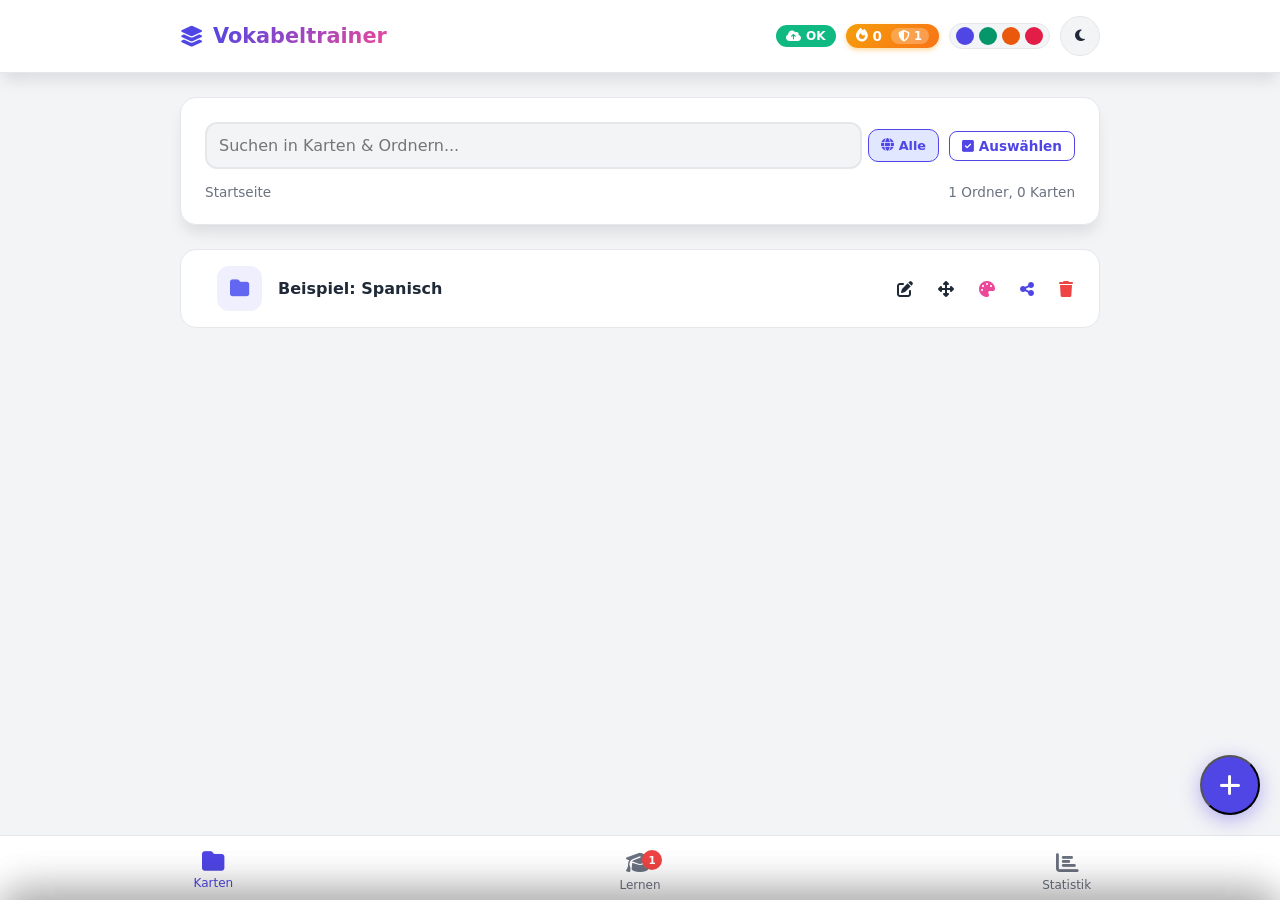
<file: index.html>
<!DOCTYPE html>
<html lang="de">
<head>
    <meta charset="UTF-8">
    <meta name="viewport" content="width=device-width, initial-scale=1.0, viewport-fit=cover">
    <meta name="description" content="Vokabeltrainer Ultra Edition - Intelligente Lernkarten mit Leitner-System">
    <meta name="theme-color" content="#4f46e5">
    <meta name="mobile-web-app-capable" content="yes">
    <meta name="apple-mobile-web-app-status-bar-style" content="black-translucent">
    <title>Vokabeltrainer Ultra Edition</title>
    <link rel="manifest" href="manifest.json">
    <link rel="stylesheet" href="https://cdnjs.cloudflare.com/ajax/libs/font-awesome/6.4.0/css/all.min.css">
    <link rel="stylesheet" href="style.css">
</head>

<body data-theme="light">
    <canvas id="confettiCanvas"></canvas>

    <!-- Notification Toast -->
    <div class="notification-toast" id="notificationToast"></div>

    <header>
        <div class="container header-content">
            <div class="logo">
                <i class="fas fa-layer-group"></i> <span>Vokabeltrainer</span>
            </div>
            <div class="header-actions">
                <div class="backup-badge" id="backupBadge" title="Backup-Status">
                    <i class="fas fa-cloud-upload-alt"></i> <span id="backupStatus">OK</span>
                </div>
                <div class="streak-badge" id="streakBadge" title="Lern-Serie: 1x pro Tag lernen. Das Schild ist dein Streak-Freeze – er rettet die Serie einmalig bei einem Pausentag.">
                    <i class="fas fa-fire"></i> <span id="streakCount">0</span><span class="freeze-badge" id="freezeCount" title="Streak-Freeze: rettet die Serie bei 1 Pausentag"><i class="fas fa-shield-alt"></i>&nbsp;1</span>
                </div>
                <div class="accent-picker" id="accentPicker" title="Akzentfarbe wählen">
                    <button class="accent-dot" data-accent="indigo" style="--dot:#4f46e5" onclick="setAccent('indigo')" aria-label="Indigo"></button>
                    <button class="accent-dot" data-accent="emerald" style="--dot:#059669" onclick="setAccent('emerald')" aria-label="Smaragd"></button>
                    <button class="accent-dot" data-accent="sunny" style="--dot:#ea580c" onclick="setAccent('sunny')" aria-label="Sonnig"></button>
                    <button class="accent-dot" data-accent="rose" style="--dot:#e11d48" onclick="setAccent('rose')" aria-label="Rosé"></button>
                </div>
                <button class="btn-secondary btn-icon" onclick="toggleTheme()" aria-label="Theme wechseln">
                    <i class="fas fa-moon" id="themeIcon"></i>
                </button>
            </div>
        </div>
    </header>

    <div class="container">

        <!-- MANAGE VIEW -->
        <div id="manageContent" class="content-area active">
            <div class="card">
                <div class="toolbar-row">
                    <div class="search-input-wrapper" style="flex:1; display:flex; gap:6px; align-items:center; min-width:0;">
                        <input type="text" id="searchBox" class="form-control" placeholder="Suchen in Karten & Ordnern..." style="flex:1; min-width:120px;">
                        <button id="btnSearchScope" class="btn-secondary btn-search-scope active" type="button" onclick="toggleSearchScope()" title="Suchbereich: Alle Ordner (klicken für aktuellen Ordner)">
                            <i class="fas fa-globe"></i> <span id="searchScopeText">Alle</span>
                        </button>
                    </div>
                    <button id="btnSelectMode" class="btn-select" onclick="toggleSelectMode()">
                        <i class="fas fa-check-square"></i> Auswählen
                    </button>
                </div>
                <div id="breadcrumbContainer" style="margin-top: 10px; display: flex; gap: 5px; font-size: 0.9rem; color: var(--primary);"></div>
                <div style="display: flex; justify-content: space-between; margin-top: 5px; font-size: 0.85rem; color: var(--text-muted);">
                    <span id="currentFolderTitle">Startseite</span>
                    <span id="folderStats">0 Elemente</span>
                </div>
            </div>

            <ul id="itemList" class="item-list"></ul>
            <div id="emptyState" class="empty-state hidden">
                <i class="fas fa-box-open empty-state-icon"></i>
                <p>Hier ist es noch leer.</p>
            </div>

            <!-- FAB Menu (Create) -->
            <div class="fab-menu" id="fabMenu">
                <div class="fab-row"><span class="fab-label">Import</span><button class="fab-btn-small" style="background: #f59e0b" onclick="document.getElementById('fabMenu').classList.remove('active'); showModal('importModal')"><i class="fas fa-file-import"></i></button></div>
                <div class="fab-row"><span class="fab-label">Neue Karte</span><button class="fab-btn-small" style="background: #10b981" onclick="document.getElementById('fabMenu').classList.remove('active'); openNewCardModal()"><i class="fas fa-plus"></i></button></div>
                <div class="fab-row"><span class="fab-label">Neuer Ordner</span><button class="fab-btn-small" style="background: #ec4899" onclick="document.getElementById('fabMenu').classList.remove('active'); showModal('folderModal')"><i class="fas fa-folder-plus"></i></button></div>
            </div>
            
            <!-- Standard FAB Button -->
            <button class="btn-float" id="mainFab" onclick="handleFabClick()">
                <i class="fas fa-plus" id="fabIcon"></i>
            </button>

            <!-- Selection Actions Wrapper (Move & Delete) -->
            <div class="selection-actions-wrapper" id="selectionActions">
                <button class="btn-float-sm btn-trash" onclick="bulkDeleteSelected()">
                    <i class="fas fa-trash"></i>
                </button>
                <button class="btn-float-sm btn-move" onclick="openMoveSheet()">
                    <i class="fas fa-arrows-alt"></i>
                </button>
            </div>
        </div>

        <!-- LEARN SETUP -->
        <div id="learnContent" class="content-area">
            <div class="card">
                <h2>Lern-Cockpit</h2>
                <p class="section-subtitle">Konfiguriere deine Sitzung.</p>

                <div class="preset-row" role="group" aria-label="Lern-Presets">
                    <button class="preset-btn" type="button" onclick="applyLearnPreset('quick')">⚡ 5-Min-Quick</button>
                    <button class="preset-btn" type="button" onclick="applyLearnPreset('due')">📥 Fällige weg</button>
                    <button class="preset-btn" type="button" onclick="applyLearnPreset('exam')">🎯 Prüfung</button>
                </div>

                <div class="learn-meta" id="learnMeta">
                    <span id="learnDueInfo">– fällig</span>
                    <strong id="learnTimeInfo"></strong>
                </div>

                <div class="goal-row">
                    <div class="goal-top">
                        <label for="dailyGoalNumber" style="font-size:0.85rem; font-weight:600;">Tagesziel:</label>
                        <input type="number" id="dailyGoalNumber" class="goal-number" min="5" max="50" step="1" value="10" aria-label="Tagesziel eintippen">
                        <span id="goalProgressText" style="font-size:0.8rem; color:var(--text-muted); margin-left:auto;">0/10</span>
                    </div>
                    <div class="goal-slider-wrap">
                        <input type="range" id="dailyGoalInput" class="goal-slider" min="5" max="50" step="1" value="10" aria-label="Tagesziel mit Regler wählen">
                    </div>
                    <div class="goal-progress" aria-hidden="true"><div class="goal-progress-fill" id="goalProgressFill"></div></div>
                </div>

                <div class="form-group">
                    <label class="form-label" for="learnSource">Quelle</label>
                    <select id="learnSource" class="form-control"></select>
                </div>

                <div class="form-group">
                    <label class="form-label" for="learnStrategy">Strategie</label>
                    <select id="learnStrategy" class="form-control">
                        <option value="leitner">Smart (Leitner System)</option>
                        <option value="due">Nur fällige Karten (Intervall)</option>
                        <option value="random">Zufällige Auswahl (10 Stk.)</option>
                        <option value="hardest">Die Schwierigsten zuerst</option>
                        <option value="all">Alle Karten durchgehen</option>
                    </select>
                </div>

                <div class="form-group">
                    <label class="form-label" for="learnMethod">Modus</label>
                    <select id="learnMethod" class="form-control">
                        <option value="flip">Karteikarte (Umdrehen)</option>
                        <option value="type">Schreiben (Eintippen)</option>
                        <option value="mc">Multiple Choice (Auswahl)</option>
                    </select>
                </div>

                <div class="form-group spacing-lg">
                    <label class="form-label" id="directionLabel">Richtung</label>
                    <div class="btn-group" role="group" aria-labelledby="directionLabel">
                        <button class="btn btn-outline active" id="btnMix" onclick="setDirection('mixed')">Mix</button>
                        <button class="btn btn-outline" id="btnFront" onclick="setDirection('front')">V - R</button>
                        <button class="btn btn-outline" id="btnBack" onclick="setDirection('back')">R - V</button>
                    </div>
                </div>

                <button class="btn btn-primary" onclick="startSession()">Session Starten</button>
            </div>
        </div>

        <!-- STATS VIEW -->
        <div id="statsContent" class="content-area">
            <div class="card">
                <div class="toolbar-row" style="align-items: flex-end;">
                    <div>
                        <h2>Dein Fortschritt</h2>
                        <p style="color: var(--text-muted); font-size: 0.9rem; margin-top: -5px;">Verteilung nach Leitner-Boxen</p>
                    </div>
                    <div style="flex: 1; max-width: 200px;">
                        <label style="font-size: 0.75rem; font-weight: bold; color: var(--text-muted); display: block; margin-bottom: 4px;">Filter:</label>
                        <select id="statsScope" class="form-control">
                        </select>
                    </div>
                </div>

                <!-- Summary Box -->
                <div class="stats-summary">
                    <div class="stats-big-number" id="statsTotal">0</div>
                    <div class="stats-label">Karten in dieser Ansicht</div>
                    <div class="stats-sub" id="statsMastered">0% gemeistert</div>
                </div>

                <!-- Performance Grid -->
                <div class="performance-grid">
                    <div class="perf-card">
                        <div class="perf-icon"><i class="fas fa-stopwatch"></i></div>
                        <div class="perf-value" id="perfLastSession">--:--</div>
                        <div class="perf-desc">Letzte Session</div>
                    </div>
                    <div class="perf-card">
                        <div class="perf-icon"><i class="fas fa-chart-line"></i></div>
                        <div class="perf-value" id="perfAvgTime">--s</div>
                        <div class="perf-desc">Durchschnitt / Karte</div>
                    </div>
                    <div class="perf-card">
                        <div class="perf-icon"><i class="fas fa-hourglass-half"></i></div>
                        <div class="perf-value" id="perfTimeToMaster">--</div>
                        <div class="perf-desc">Zeit bis Meisterschaft</div>
                    </div>
                    <div class="perf-card">
                        <div class="perf-icon"><i class="fas fa-fire"></i></div>
                        <div class="perf-value" id="perfMasteredToday">0</div>
                        <div class="perf-desc">Heute gemeistert</div>
                    </div>
                </div>

                <!-- Mobile-friendly Box Chart - Redesign -->
                <div class="box-chart-redesign">
                    <div class="box-row" data-box="1">
                        <div class="box-header">
                            <div class="box-icon" style="--box-color: var(--box-1)">
                                <span class="box-number">1</span>
                            </div>
                            <div class="box-details">
                                <div class="box-name">Box 1 <span class="box-interval">• 1 Tag</span></div>
                                <div class="box-progress-container">
                                    <div class="box-progress-fill" style="width: 0%; background: var(--box-1)"></div>
                                </div>
                            </div>
                            <div class="box-stat">
                                <span class="box-value" data-count="0">0</span>
                                <span class="box-unit">Karten</span>
                            </div>
                        </div>
                    </div>
                    <div class="box-row" data-box="2">
                        <div class="box-header">
                            <div class="box-icon" style="--box-color: var(--box-2)">
                                <span class="box-number">2</span>
                            </div>
                            <div class="box-details">
                                <div class="box-name">Box 2 <span class="box-interval">• 3 Tage</span></div>
                                <div class="box-progress-container">
                                    <div class="box-progress-fill" style="width: 0%; background: var(--box-2)"></div>
                                </div>
                            </div>
                            <div class="box-stat">
                                <span class="box-value" data-count="0">0</span>
                                <span class="box-unit">Karten</span>
                            </div>
                        </div>
                    </div>
                    <div class="box-row" data-box="3">
                        <div class="box-header">
                            <div class="box-icon" style="--box-color: var(--box-3)">
                                <span class="box-number">3</span>
                            </div>
                            <div class="box-details">
                                <div class="box-name">Box 3 <span class="box-interval">• 7 Tage</span></div>
                                <div class="box-progress-container">
                                    <div class="box-progress-fill" style="width: 0%; background: var(--box-3)"></div>
                                </div>
                            </div>
                            <div class="box-stat">
                                <span class="box-value" data-count="0">0</span>
                                <span class="box-unit">Karten</span>
                            </div>
                        </div>
                    </div>
                    <div class="box-row" data-box="4">
                        <div class="box-header">
                            <div class="box-icon" style="--box-color: var(--box-4)">
                                <span class="box-number">4</span>
                            </div>
                            <div class="box-details">
                                <div class="box-name">Box 4 <span class="box-interval">• 14 Tage</span></div>
                                <div class="box-progress-container">
                                    <div class="box-progress-fill" style="width: 0%; background: var(--box-4)"></div>
                                </div>
                            </div>
                            <div class="box-stat">
                                <span class="box-value" data-count="0">0</span>
                                <span class="box-unit">Karten</span>
                            </div>
                        </div>
                    </div>
                    <div class="box-row" data-box="5">
                        <div class="box-header">
                            <div class="box-icon" style="--box-color: var(--box-5)">
                                <span class="box-number">5</span>
                            </div>
                            <div class="box-details">
                                <div class="box-name">Box 5 <span class="box-interval">• Meister</span></div>
                                <div class="box-progress-container">
                                    <div class="box-progress-fill" style="width: 0%; background: var(--box-5)"></div>
                                </div>
                            </div>
                            <div class="box-stat">
                                <span class="box-value" data-count="0">0</span>
                                <span class="box-unit">Karten</span>
                            </div>
                        </div>
                    </div>
                </div>
            </div>

            <div class="card">
                <h3>Darstellung & Ruhemodus</h3>
                <p style="font-size:0.85rem; color:var(--text-muted); margin-bottom:10px;">Größere Schrift, ruhigere Animationen.</p>
                <div class="btn-group" role="group" aria-label="Darstellung">
                    <button class="btn btn-outline" id="btnFontNormal" onclick="setDisplayOption('fontSize','normal')">A Normal</button>
                    <button class="btn btn-outline" id="btnFontLarge" onclick="setDisplayOption('fontSize','large')">A+ Groß</button>
                    <button class="btn btn-outline" id="btnDyslexia" onclick="toggleDisplayFlag('dyslexia')">Legasthenie-Modus</button>
                    <button class="btn btn-outline" id="btnCalm" onclick="toggleDisplayFlag('calm')">Calm (ohne Effekte)</button>
                </div>
            </div>

            <div class="card">
                <h3>Datenverwaltung & Backup</h3>
                
                <!-- Backup Info Section -->
                <div class="backup-info">
                    <div class="backup-info-row">
                        <span class="backup-info-label">Letztes Auto-Backup:</span>
                        <span class="backup-info-value" id="lastBackupTime">--</span>
                    </div>
                    <div class="backup-info-row">
                        <span class="backup-info-label">Gespeicherte Karten:</span>
                        <span class="backup-info-value" id="totalCardsCount">0</span>
                    </div>
                    <div class="backup-info-row">
                        <span class="backup-info-label">Gespeicherte Ordner:</span>
                        <span class="backup-info-value" id="totalFoldersCount">0</span>
                    </div>
                    <div class="backup-info-row">
                        <span class="backup-info-label">Datenbank-Version:</span>
                        <span class="backup-info-value" id="dbVersion">1</span>
                    </div>
                </div>

                <div style="display: grid; grid-template-columns: 1fr 1fr; gap: 10px; margin-top: 15px;">
                    <button class="btn btn-secondary" onclick="exportData('json')"><i class="fas fa-download"></i> Backup laden</button>
                    <button class="btn btn-secondary" onclick="exportData('csv')"><i class="fas fa-file-csv"></i> Excel/CSV</button>
                </div>
                <button class="btn btn-outline" style="margin-top: 10px;" onclick="document.getElementById('importFile').click()">
                    <i class="fas fa-upload"></i> Backup wiederherstellen
                </button>
                <input type="file" id="importFile" hidden accept=".json" onchange="importData(this)">
                <button class="btn btn-danger" style="margin-top: 10px;" onclick="resetAll()">Alles löschen</button>
            </div>
        </div>

        <!-- ACTIVE SESSION OVERLAY -->
        <div id="activeSession" class="content-area" style="display: none;">
            <div class="session-topbar">
                <button class="btn-secondary" onclick="endSession()">Beenden</button>
                <div class="session-prog-text" id="sessionProgress">1 / 10</div>
            </div>

            <div class="progress-container">
                <div class="progress-bar" id="progressBar"></div>
            </div>

            <!-- FLIP MODE -->
            <div class="learn-wrapper" id="flipWrapper">
                <div class="flashcard" id="flashcard" onclick="flipCard()">
                    <div class="box-badge" id="boxBadge">Box 1</div>
                    <!-- Front -->
                    <div class="card-face card-front">
                        <div class="card-top-action-right">
                            <i class="fas fa-volume-up speak-icon" onclick="speak(event, 'q')"></i>
                        </div>
                        <div class="card-label-muted" id="labelQ">Frage</div>
                        <div class="card-text" id="textQ">?</div>
                        <button id="btnHintFront" class="btn-outline btn-hint hidden" onclick="toggleHint(event)">Hinweis</button>
                        <div id="hintFront" class="hint-box"></div>
                        <div class="card-flip-hint">(Tippen zum Umdrehen)</div>
                    </div>
                    <!-- Back -->
                    <div class="card-face card-back">
                        <div class="card-top-action-left">
                            <i class="fas fa-volume-up speak-icon success" onclick="speak(event, 'a')"></i>
                        </div>
                        <div class="card-label-success" id="labelA">Antwort</div>
                        <div class="card-text" id="textA">!</div>
                    </div>
                </div>
                <div class="rate-row">
                    <button class="btn btn-danger" onclick="rate(false)">Wiederholen</button>
                    <button class="btn btn-success" onclick="rate(true)">Gewusst</button>
                </div>
            </div>

            <!-- TYPE MODE -->
            <div class="typing-container" id="typingWrapper">
                <div class="type-feedback-row"><i class="fas fa-volume-up speak-icon" onclick="speak(event, 'q')"></i></div>
                <div class="card-label-muted" id="typeLabelQ">FRAGE</div>
                <div class="card-text type-text-q" id="typeTextQ">?</div>
                <button id="btnHintType" class="btn-outline btn-hint type-mode hidden" onclick="toggleTypeHint()">Hinweis</button>
                <div id="hintType" class="hint-box type-mode"></div>

                <!-- Normales Eingabefeld -->
                <div id="normalInputArea">
                    <input type="text" id="typeInput" class="form-control input-centered" placeholder="Antwort..." autocomplete="off">
                    <div id="typeFeedback" class="feedback-row" style="display: none;"></div>
                    <button class="btn btn-primary btn-check-type" id="btnCheckType" onclick="checkType()">Prüfen</button>
                    <button class="btn btn-outline" id="btnSkipType" onclick="skipType()" style="margin-top:8px;">Weiß nicht – überspringen</button>
                </div>

                <!-- Korrektur-Bereich (wird bei falscher Antwort angezeigt) -->
                <div id="correctionArea" style="display: none;">
                    <!-- Korrektur-Phase -->
                    <div class="correction-phase" id="correctionPhase">
                        <div class="correction-header">
                            <div class="correction-icon"><i class="fas fa-pen"></i></div>
                            <div>
                                <div class="correction-title">Jetzt richtig schreiben!</div>
                                <div class="correction-subtitle">Tippe die korrekte Antwort ein, um weiterzumachen</div>
                            </div>
                        </div>

                        <div class="correct-answer-display">
                            <div class="correct-answer-label">Richtige Antwort</div>
                            <div class="correct-answer-text" id="correctAnswerText">-</div>
                        </div>

                        <div class="copy-instruction">
                            <i class="fas fa-arrow-down"></i>
                            <span>Schreibe die Antwort genau so ab</span>
                            <i class="fas fa-arrow-down"></i>
                        </div>

                        <div class="correction-input-wrapper">
                            <input type="text" id="correctionInput" class="correction-input" placeholder="Richtige Antwort eingeben..." autocomplete="off">
                        </div>

                        <button class="btn btn-success btn-confirm-correction" id="btnConfirmCorrection" onclick="confirmCorrection()">
                            <i class="fas fa-check"></i> Bestätigen
                        </button>

                        <div id="correctionSuccess" class="correction-success-msg" style="display: none;">
                            <i class="fas fa-check-circle"></i>
                            <p>Perfekt! Jetzt hast du es gelernt!</p>
                        </div>
                    </div>
                </div>

                <button class="btn btn-primary btn-next-type hidden" id="btnNextType" onclick="nextCard()">Weiter</button>
            </div>

            <!-- MULTIPLE CHOICE MODE -->
            <div class="mc-container" id="mcWrapper">
                <div class="mc-box-badge" id="mcBoxBadge">Box 1</div>
                <div class="card-label-muted" id="mcLabelQ">Frage</div>
                <div class="card-text mc-question" id="mcTextQ">?</div>
                <button id="btnHintMc" class="btn-outline btn-hint hidden" onclick="toggleMcHint()">Hinweis</button>
                <div id="hintMc" class="hint-box"></div>
                <div class="mc-options" id="mcOptions">
                    <!-- Antwort-Buttons werden per JS generiert -->
                </div>
                <button class="btn btn-primary btn-next-mc hidden" id="btnNextMc" onclick="nextCard()">Weiter</button>
            </div>
        </div>

        <!-- SESSION SUMMARY -->
        <div id="sessionSummary" class="content-area" style="display: none;">
            <div class="card">
                <div class="summary-celebration" id="summaryEmoji">🎉</div>
                <h2 id="summaryTitle" style="text-align:center;">Sitzung geschafft!</h2>
                <p style="text-align:center; color: var(--text-muted); font-size: 0.9rem; margin-top: -5px;" id="summarySubtitle"></p>

                <div class="stats-summary" style="margin-top: 1.5rem;">
                    <div class="stats-big-number" id="summaryAccuracy">0%</div>
                    <div class="stats-label">Genauigkeit beim 1. Versuch</div>
                    <div class="stats-sub" id="summaryAccuracySub"></div>
                </div>

                <div class="performance-grid">
                    <div class="perf-card">
                        <div class="perf-icon"><i class="fas fa-check-circle"></i></div>
                        <div class="perf-value" id="summaryCorrect">0</div>
                        <div class="perf-desc">Direkt richtig</div>
                    </div>
                    <div class="perf-card">
                        <div class="perf-icon"><i class="fas fa-redo"></i></div>
                        <div class="perf-value" id="summaryRetries">0</div>
                        <div class="perf-desc">Nach Wiederholung gelernt</div>
                    </div>
                    <div class="perf-card">
                        <div class="perf-icon"><i class="fas fa-clock"></i></div>
                        <div class="perf-value" id="summaryTime">--:--</div>
                        <div class="perf-desc">Dauer</div>
                    </div>
                    <div class="perf-card">
                        <div class="perf-icon"><i class="fas fa-crown"></i></div>
                        <div class="perf-value" id="summaryMastered">0</div>
                        <div class="perf-desc">Neu gemeistert (Box 5)</div>
                    </div>
                </div>

                <div style="display: grid; gap: 10px; margin-top: 1.5rem;">
                    <button class="btn btn-primary" onclick="restartSession()"><i class="fas fa-redo"></i> Nochmal lernen</button>
                    <button class="btn btn-secondary" onclick="closeSummary()">Zur Übersicht</button>
                </div>
            </div>
        </div>

    </div>

    <!-- Navigation -->
    <div class="bottom-nav" id="bottomNav">
        <div class="nav-item active" onclick="nav('manageContent', this)" role="button" tabindex="0" aria-label="Karten verwalten"><i class="fas fa-folder"></i> Karten</div>
        <div class="nav-item" onclick="nav('learnContent', this)" role="button" tabindex="0" aria-label="Lernen"><i class="fas fa-graduation-cap"></i> Lernen<span class="due-badge" id="dueBadge" style="display:none;">0</span></div>
        <div class="nav-item" onclick="nav('statsContent', this)" role="button" tabindex="0" aria-label="Statistik"><i class="fas fa-chart-bar"></i> Statistik</div>
    </div>

    <!-- MULTI SELECT BOTTOM SHEET -->
    <div class="bottom-sheet" id="moveBottomSheet">
        <div class="sheet-header">
            <h3 style="flex: 1; text-align: center;">Wohin verschieben?</h3>
            <button class="btn-secondary" style="width: auto; padding: 5px 10px; border-radius: 8px;" onclick="closeMoveSheet()" aria-label="Schließen"><i class="fas fa-times"></i></button>
        </div>
        <div class="sheet-body" id="moveFolderList">
        </div>
    </div>

    <!-- ACTION SHEET (⋯-Menü) -->
    <div class="bottom-sheet" id="actionSheet">
        <div class="sheet-header">
            <h3 style="flex: 1; text-align: center;" id="actionSheetTitle">Aktionen</h3>
            <button class="btn-secondary" style="width: auto; padding: 5px 10px; border-radius: 8px;" onclick="closeActionSheet()" aria-label="Menü schließen"><i class="fas fa-times"></i></button>
        </div>
        <div class="sheet-body" id="actionSheetList">
        </div>
    </div>

    <!-- UNDO TOAST -->
    <div class="undo-toast" id="undoToast">
        <span class="undo-text" id="undoMessage">Gelöscht</span>
        <button class="btn-undo" onclick="undoLastAction()">Rückgängig</button>
    </div>

    <!-- Standard Modals -->
    <div class="modal" id="folderModal">
        <div class="modal-content">
            <h3>Neuer Ordner</h3>
            <input type="text" id="inpFolder" class="form-control" style="margin: 15px 0;" placeholder="Name...">
            <div style="display: flex; gap: 10px;">
                <button class="btn btn-secondary" onclick="hideModal('folderModal')">Abbrechen</button>
                <button class="btn btn-primary" onclick="addFolder()">Erstellen</button>
            </div>
        </div>
    </div>

    <!-- Rename Folder Modal -->
    <div class="modal" id="renameFolderModal">
        <div class="modal-content">
            <h3>Ordner umbenennen</h3>
            <input type="text" id="inpRenameFolder" class="form-control" style="margin: 15px 0;" placeholder="Neuer Name...">
            <div style="display: flex; gap: 10px;">
                <button class="btn btn-secondary" onclick="hideModal('renameFolderModal')">Abbrechen</button>
                <button class="btn btn-primary" onclick="confirmRenameFolder()">Speichern</button>
            </div>
        </div>
    </div>

    <div class="modal" id="cardModal">
        <div class="modal-content">
            <h3 id="cardModalTitle">Neue Karte</h3>
            <label>Vorderseite</label><textarea id="inpFront" class="form-control" style="margin-bottom: 10px;"></textarea>
            <label>Rückseite</label><textarea id="inpBack" class="form-control" style="margin-bottom: 10px;"></textarea>
            <label>Hinweis (Optional)</label><input type="text" id="inpHint" class="form-control" style="margin-bottom: 15px;">
            <div style="display: flex; gap: 10px;">
                <button class="btn btn-secondary" onclick="hideModal('cardModal')">Abbrechen</button>
                <button class="btn btn-primary" id="btnSaveCard" onclick="saveCard()">Speichern</button>
            </div>
        </div>
    </div>

    <div class="modal" id="importModal">
        <div class="modal-content import-modal-content">
            <h3>Vokabeln importieren</h3>
            <p style="font-size: 0.9rem; color: var(--text-muted); margin-bottom: 12px;">Importiere ganze Dateien (.csv, .tsv, .txt, .json) oder füge Text ein.</p>
            
            <!-- Drag & Drop Zone -->
            <div class="import-drop-zone" id="importDropZone">
                <i class="fas fa-cloud-upload-alt import-drop-icon"></i>
                <div class="import-drop-title">Datei hier ablegen oder <span class="browse-link">durchsuchen</span></div>
                <div class="import-drop-sub">Unterstützt CSV, TSV, TXT, Quizlet/Anki-Dateien & JSON-Backups</div>
                <input type="file" id="importFileInput" accept=".csv,.tsv,.txt,.json" hidden>
            </div>

            <div class="import-file-badge-row" id="importFileBadgeRow" style="display: none;">
                <span class="file-name-badge" id="importLoadedFileName">datei.csv</span>
                <button class="btn-icon-xs" type="button" onclick="clearImportFile()" title="Datei entfernen"><i class="fas fa-times"></i></button>
            </div>

            <!-- Optionen-Grid -->
            <div class="import-options-grid">
                <div class="form-group" style="margin-bottom: 8px;">
                    <label class="form-label" style="font-size: 0.8rem; margin-bottom: 4px;">Trennzeichen</label>
                    <select id="importDelimiter" class="form-control" onchange="onImportOptionsChanged()">
                        <option value="auto">Automatisch erkennen</option>
                        <option value=";">Semikolon ( ; )</option>
                        <option value=",">Komma ( , )</option>
                        <option value="&#9;">Tabulator ( Tab )</option>
                        <option value="|">Pipe ( | )</option>
                        <option value="->">Pfeil ( -&gt; )</option>
                        <option value="=>">Pfeil ( =&gt; )</option>
                        <option value="-">Bindestrich ( - )</option>
                        <option value="=">Gleichheitszeichen ( = )</option>
                        <option value=":">Doppelpunkt ( : )</option>
                    </select>
                </div>
                <div class="form-group" style="margin-bottom: 8px;">
                    <label class="form-label" style="font-size: 0.8rem; margin-bottom: 4px;">Ziel</label>
                    <select id="importTargetOption" class="form-control" onchange="onImportOptionsChanged()">
                        <option value="current">In aktuellen Ordner</option>
                        <option value="new_folder">Neuer Ordner (Dateiname)</option>
                    </select>
                </div>
            </div>

            <div style="display:flex; justify-content:space-between; align-items:center; margin: 8px 0;">
                <label style="font-size:0.8rem; display:flex; align-items:center; gap:6px; cursor:pointer; color: var(--text-muted);">
                    <input type="checkbox" id="importSkipHeader" onchange="onImportOptionsChanged()"> Erste Zeile ist Kopfzeile (überspringen)
                </label>
                <button class="btn-text" type="button" onclick="toggleImportTextInput()" style="font-size:0.8rem; color:var(--primary); background:none; border:none; cursor:pointer;">
                    <i class="fas fa-keyboard"></i> <span id="btnToggleInputText">Textfeld anzeigen</span>
                </button>
            </div>

            <textarea id="inpImport" class="form-control no-wrap" style="height: 100px; margin-bottom: 10px; display: none;" placeholder="Haus;Casa;Gebäude&#10;Auto;Coche;&#10;..."></textarea>
            
            <!-- Live Preview -->
            <div id="importPreviewContainer" style="display: none; margin-bottom: 12px;">
                <div class="import-preview-header">
                    <span id="importPreviewBadge" class="badge">0 Karten erkannt</span>
                    <span id="importPreviewDetails" style="font-size: 0.8rem; color: var(--text-muted);"></span>
                </div>
                <div class="import-preview-table-wrapper">
                    <table class="import-preview-table">
                        <thead>
                            <tr>
                                <th>#</th>
                                <th>Vorderseite</th>
                                <th>Rückseite</th>
                                <th>Hinweis</th>
                                <th>Ordner</th>
                            </tr>
                        </thead>
                        <tbody id="importPreviewTbody"></tbody>
                    </table>
                </div>
            </div>

            <div style="display: flex; gap: 10px;">
                <button class="btn btn-secondary" onclick="hideModal('importModal')">Abbrechen</button>
                <button class="btn btn-primary" id="btnExecuteImport" onclick="runImport()">
                    <i class="fas fa-file-import"></i> Importieren
                </button>
            </div>
        </div>
    </div>

    <!-- TEILEN MODAL -->
    <div class="modal" id="shareModal">
        <div class="modal-content">
            <h3>Ordner teilen</h3>
            <p style="font-size: 0.9rem; color: var(--text-muted); margin-bottom: 15px;" id="shareFolderName">Ordnername</p>
            
            <div style="background: var(--bg-body); border-radius: 12px; padding: 15px; margin-bottom: 15px;">
                <div style="display: flex; justify-content: space-between; align-items: center; margin-bottom: 10px;">
                    <span style="font-weight: 600;">Enthalten:</span>
                    <span id="shareStats">0 Ordner, 0 Karten</span>
                </div>
            </div>

            <div style="display: grid; gap: 10px; margin-bottom: 15px;">
                <button class="btn btn-primary" onclick="shareAsFile()">
                    <i class="fas fa-download"></i> Als Datei herunterladen
                </button>
                <button class="btn btn-secondary" onclick="shareAsLink()">
                    <i class="fas fa-link"></i> Link kopieren
                </button>
                <button class="btn btn-outline" onclick="shareViaWebShare()">
                    <i class="fas fa-share-alt"></i> System-Teilen
                </button>
            </div>

            <div id="shareLinkContainer" style="display: none; margin-bottom: 15px;">
                <label style="font-size: 0.85rem; color: var(--text-muted);">Teilen-Link:</label>
                <div style="display: flex; gap: 5px; margin-top: 5px;">
                    <input type="text" id="shareLinkInput" class="form-control" style="font-size: 0.8rem;" readonly>
                    <button class="btn btn-secondary" style="width: auto; padding: 0 15px;" onclick="copyShareLink()">Kopieren</button>
                </div>
                <p style="font-size: 0.75rem; color: var(--warning); margin-top: 5px;">Links funktionieren nur bei kleinen Ordnern (max. ~50 Karten)</p>
            </div>

            <div style="display: flex; gap: 10px;">
                <button class="btn btn-secondary" onclick="hideModal('shareModal')">Schließen</button>
            </div>
        </div>
    </div>

    <!-- IMPORT FROM URL MODAL -->
    <div class="modal" id="urlImportModal">
        <div class="modal-content">
            <h3>Ordner importieren</h3>
            <p style="font-size: 0.9rem; color: var(--text-muted); margin-bottom: 15px;">Jemand hat einen Ordner mit dir geteilt!</p>
            
            <div style="background: var(--bg-body); border-radius: 12px; padding: 15px; margin-bottom: 15px;">
                <div style="display: flex; justify-content: space-between; align-items: center; margin-bottom: 10px;">
                    <span style="font-weight: 600;">Ordner:</span>
                    <span id="urlImportName">--</span>
                </div>
                <div style="display: flex; justify-content: space-between; align-items: center;">
                    <span style="font-weight: 600;">Enthalten:</span>
                    <span id="urlImportStats">0 Karten</span>
                </div>
            </div>

            <div style="display: flex; gap: 10px;">
                <button class="btn btn-secondary" onclick="hideModal('urlImportModal'); clearUrlParam();">Abbrechen</button>
                <button class="btn btn-primary" onclick="importFromUrl()">Importieren</button>
            </div>
        </div>
    </div>

    <!-- DESIGN MODAL -->
    <div class="modal" id="designModal">
        <div class="modal-content">
            <h3>Farbe wählen</h3>
            <p style="font-size: 0.9rem; color: var(--text-muted); margin-bottom: 15px;" id="designTargetName">Element</p>
            
            <div id="colorPalette" style="display: grid; grid-template-columns: repeat(5, 1fr); gap: 10px; margin-bottom: 20px;">
                <!-- Farben werden per JS generiert -->
            </div>
            
            <div style="display: flex; gap: 10px;">
                <button class="btn btn-secondary" onclick="hideModal('designModal')">Abbrechen</button>
                <button class="btn btn-primary" onclick="applyDesign()">Übernehmen</button>
            </div>
        </div>
    </div>

    <!-- PWA INSTALL BANNER -->
    <div id="installBanner" style="display: none; position: fixed; bottom: calc(var(--nav-height) + 15px); left: 15px; right: 15px; background: var(--bg-card); border-radius: 16px; padding: 15px; box-shadow: 0 -5px 30px rgba(0,0,0,0.2); border: 1px solid var(--border); z-index: 100; animation: slideUpToast 0.3s ease-out;">
        <div style="display: flex; align-items: center; gap: 15px;">
            <div style="width: 50px; height: 50px; background: linear-gradient(135deg, var(--primary), var(--primary-dark)); border-radius: 12px; display: flex; align-items: center; justify-content: center; color: white; font-size: 1.5rem;">
                <i class="fas fa-mobile-alt"></i>
            </div>
            <div style="flex: 1;">
                <div style="font-weight: 700; font-size: 1rem;">App installieren</div>
                <div style="font-size: 0.85rem; color: var(--text-muted);">Für bessere Performance & Offline-Zugriff</div>
            </div>
            <button onclick="installPWA()" style="background: var(--primary); color: white; border: none; padding: 10px 20px; border-radius: 10px; font-weight: 600; cursor: pointer; font-size: 0.9rem;">Installieren</button>
            <button onclick="dismissInstall()" style="background: transparent; border: none; color: var(--text-muted); cursor: pointer; padding: 5px; font-size: 1.2rem;"><i class="fas fa-times"></i></button>
        </div>
    </div>

    <script>
      if ('serviceWorker' in navigator) {
        navigator.serviceWorker.register('sw.js').catch(console.error);
      }
    </script>
    <script src="script.js"></script>
</body>
</html>
</file>
<file: style.css>
:root {
    --primary: #4f46e5;
    --primary-dark: #4338ca;
    --primary-light: #e0e7ff;
    --secondary: #ec4899;
    --bg-body: #f3f4f6;
    --bg-card: #ffffff;
    --text-main: #1f2937;
    --text-muted: #6b7280;
    --border: #e5e7eb;
    --success: #10b981;
    --danger: #ef4444;
    --warning: #f59e0b;
    --radius: 16px;
    --shadow: 0 10px 15px -3px rgba(0, 0, 0, 0.1);
    --box-1: #ef4444;
    --box-2: #f97316;
    --box-3: #eab308;
    --box-4: #84cc16;
    --box-5: #10b981;
    --nav-height: 65px;
}

[data-theme="dark"] {
    --primary: #6366f1;
    --primary-dark: #4f46e5;
    --primary-light: #312e81;
    --bg-body: #111827;
    --bg-card: #1f2937;
    --text-main: #f9fafb;
    --text-muted: #9ca3af;
    --border: #374151;
    --shadow: 0 10px 15px -3px rgba(0, 0, 0, 0.5);
}

/* =============================================
   AKZENT-THEMEN (überschreiben nur --primary-*)
   ============================================= */
/* Indigo = Standard (bereits in :root definiert); data-accent="indigo" ohne Effekt */

[data-accent="emerald"] {
    --primary: #059669;
    --primary-dark: #047857;
    --primary-light: #d1fae5;
}
[data-accent="sunny"] {
    --primary: #ea580c;
    --primary-dark: #c2410c;
    --primary-light: #ffedd5;
}
[data-accent="rose"] {
    --primary: #e11d48;
    --primary-dark: #be123c;
    --primary-light: #ffe4e6;
}

/* Dark-Mode: primary-light muss dunkler bleiben (sonst unleserlich) */
[data-theme="dark"][data-accent="emerald"] { --primary: #10b981; --primary-light: #064e3b; }
[data-theme="dark"][data-accent="sunny"]   { --primary: #f97316; --primary-light: #431407; }
[data-theme="dark"][data-accent="rose"]    { --primary: #f43f5e; --primary-light: #4c0519; }
[data-theme="dark"][data-accent="indigo"]  { --primary: #6366f1; --primary-light: #312e81; }

* { margin: 0; padding: 0; box-sizing: border-box; font-family: 'Segoe UI', system-ui, sans-serif; -webkit-tap-highlight-color: transparent; }

body {
    background: var(--bg-body);
    color: var(--text-main);
    min-height: 100vh;
    padding-bottom: calc(var(--nav-height) + 20px);
    transition: background 0.3s, color 0.3s;
    overflow-x: hidden;
}

.container { max-width: 800px; margin: 0 auto; padding: 0 20px; }

/* Header */
header {
    background: var(--bg-card);
    padding: 1rem 0;
    position: sticky; top: 0; z-index: 40;
    box-shadow: var(--shadow);
    border-bottom: 1px solid var(--border);
}
.header-content { display: flex; justify-content: space-between; align-items: center; gap: 8px; min-width: 0; }
.logo { font-weight: 800; font-size: 1.3rem; display: flex; gap: 10px; align-items: center; min-width: 0; }
.logo i { color: var(--primary); flex-shrink: 0; }
.logo span {
    background: linear-gradient(135deg, var(--primary), var(--secondary));
    -webkit-background-clip: text;
    background-clip: text;
    -webkit-text-fill-color: transparent;
    color: transparent;
    overflow: hidden; text-overflow: ellipsis; white-space: nowrap;
}

/* Header Actions (Badges + Picker + Theme-Button) */
.header-actions { display: flex; align-items: center; gap: 10px; flex-wrap: wrap; justify-content: flex-end; min-width: 0; }
.btn-icon {
    width: 40px; height: 40px; padding: 10px; border-radius: 50%;
    display: flex; align-items: center; justify-content: center;
}

/* Akzent-Theme-Picker */
.accent-picker {
    display: flex; align-items: center; gap: 5px;
    padding: 3px 6px; border-radius: 20px;
    background: var(--bg-body); border: 1px solid var(--border);
}
.accent-dot {
    width: 18px; height: 18px; border-radius: 50%;
    border: 2px solid transparent; background: var(--dot);
    cursor: pointer; padding: 0;
    transition: transform 0.15s, box-shadow 0.15s;
}
.accent-dot:hover { transform: scale(1.15); }
.accent-dot.active {
    border-color: var(--bg-card);
    box-shadow: 0 0 0 2px var(--dot);
}
.accent-dot:focus-visible {
    outline: 2px solid var(--primary);
    outline-offset: 2px;
}

/* Streak Badge */
.streak-badge {
    background: linear-gradient(135deg, #f59e0b, #f97316);
    color: white; padding: 4px 10px; border-radius: 20px; font-size: 0.85rem; font-weight: bold;
    display: flex; align-items: center; gap: 5px;
    box-shadow: 0 2px 5px rgba(245, 158, 11, 0.4);
}

/* Backup Status Badge */
.backup-badge {
    background: var(--success);
    color: white; padding: 4px 10px; border-radius: 20px; font-size: 0.75rem; font-weight: bold;
    display: flex; align-items: center; gap: 5px;
}
.backup-badge.warning { background: var(--warning); }
.backup-badge.error { background: var(--danger); }

/* Content Areas */
.content-area { display: none; padding: 1.5rem 0; animation: slideUp 0.4s cubic-bezier(0.16, 1, 0.3, 1); }
.content-area.active { display: block; }
@keyframes slideUp { from { opacity: 0; transform: translateY(20px); } to { opacity: 1; transform: translateY(0); } }

.card {
    background: var(--bg-card); border-radius: var(--radius); padding: 1.5rem;
    margin-bottom: 1.5rem; box-shadow: var(--shadow); border: 1px solid var(--border);
}

/* Toolbar */
.toolbar-row {
    display: flex; justify-content: space-between; align-items: center; margin-bottom: 10px; gap: 10px;
}
.btn-select {
    background: transparent; border: 1px solid var(--primary); color: var(--primary);
    padding: 6px 12px; border-radius: 8px; font-size: 0.85rem; font-weight: 600; cursor: pointer;
    transition: all 0.2s; white-space: nowrap;
}
.btn-select.active {
    background: var(--primary); color: white;
}

/* =============================================
   UTILITY-KLASSEN (für ehem. Inline-Styles)
   ============================================= */
.form-group { margin-bottom: 1rem; }
.form-group.spacing-lg { margin-bottom: 1.5rem; }
.form-label { font-weight: bold; display: block; margin-bottom: 0.5rem; }
.form-label-sm { font-size: 0.75rem; font-weight: bold; color: var(--text-muted); display: block; margin-bottom: 4px; }
.btn-group { display: flex; gap: 10px; flex-wrap: wrap; }
.btn-group .btn, .btn-group .btn-outline { flex: 1 1 130px; min-width: 0; white-space: normal; text-align: center; }
.btn-row { display: flex; gap: 10px; }

/* Learn-Cockpit Subtitle */
.section-subtitle { color: var(--text-muted); font-size: 0.9rem; margin-bottom: 1.5rem; }

/* Session Topbar (Beenden-Button + Fortschritt) */
.session-topbar {
    display: flex; justify-content: space-between; align-items: center; margin-bottom: 10px;
}
.session-topbar .btn-secondary {
    width: auto; padding: 5px 15px; font-size: 0.8rem; border-radius: 12px;
}
.session-prog-text { font-weight: bold; color: var(--primary); }

/* Karten-Labels & Speak-Icon (Flip- & Typ-Modus) */
.card-label-muted { color: var(--text-muted); font-size: 0.8rem; text-transform: uppercase; margin-bottom: 10px; }
.card-label-success { color: var(--success); font-size: 0.8rem; text-transform: uppercase; margin-bottom: 10px; }
.card-top-action-right { position: absolute; top: 15px; right: 15px; }
.card-top-action-left { position: absolute; top: 15px; left: 15px; }
.card-flip-hint { margin-top: auto; font-size: 0.8rem; color: var(--text-muted); opacity: 0.7; }
.speak-icon { color: var(--primary); font-size: 1.2rem; cursor: pointer; }
.speak-icon.success { color: var(--success); }

/* Hint-Button (klein, outline) */
.btn-hint {
    width: auto; padding: 5px 10px; font-size: 0.8rem; margin-top: 20px;
}
.btn-hint.type-mode { margin: 0 auto 15px auto; }

/* Rate- & Action-Reihen */
.rate-row { display: flex; gap: 10px; margin-top: 20px; }
.input-centered { text-align: center; font-size: 1.2rem; }
.feedback-row { margin: 15px 0; }

/* Typ-Modus Hilfsklassen */
.type-feedback-row { display: flex; justify-content: flex-end; }
.type-text-q { margin-bottom: 20px; }
.hint-box.type-mode { margin-bottom: 15px; }
.btn-check-type { margin-top: 10px; }
.btn-next-type { margin-top: 10px; }
.btn-confirm-correction { margin-top: 10px; }

/* Breadcrumb & Folder-Header (Manage) */
.breadcrumb-row { margin-top: 10px; display: flex; gap: 5px; font-size: 0.9rem; color: var(--primary); }
.folder-header-row { display: flex; justify-content: space-between; margin-top: 5px; font-size: 0.85rem; color: var(--text-muted); }

/* Statistics Visuals */
.stats-summary {
    text-align: center; margin-bottom: 20px; padding: 15px;
    background: var(--bg-body); border-radius: 12px;
    border: 1px solid var(--border);
}
.stats-big-number { font-size: 2rem; font-weight: 800; color: var(--primary); }
.stats-label { font-size: 0.9rem; color: var(--text-muted); }
.stats-sub { font-size: 0.85rem; color: var(--success); font-weight: bold; margin-top: 5px;}

.box-chart { display: flex; height: 120px; align-items: flex-end; gap: 8px; margin-top: 20px; }
.box-col {
    flex: 1; background: var(--border); border-radius: 8px 8px 0 0; position: relative;
    transition: height 0.5s; min-height: 5px;
}
.box-col[data-box="1"] { background: var(--box-1); }
.box-col[data-box="2"] { background: var(--box-2); }
.box-col[data-box="3"] { background: var(--box-3); }
.box-col[data-box="4"] { background: var(--box-4); }
.box-col[data-box="5"] { background: var(--box-5); }
.box-label { position: absolute; bottom: -25px; width: 100%; text-align: center; font-size: 0.7rem; color: var(--text-muted); }
.box-count { position: absolute; top: -20px; width: 100%; text-align: center; font-size: 0.8rem; font-weight: bold; }

/* Mobile-friendly Box Chart */
.box-chart-mobile {
    display: flex;
    flex-direction: column;
    gap: 10px;
    margin-top: 20px;
}
.box-item {
    display: flex;
    align-items: center;
    gap: 12px;
    padding: 12px;
    background: var(--bg-body);
    border-radius: 12px;
    border: 1px solid var(--border);
}
.box-color {
    width: 16px;
    height: 16px;
    border-radius: 4px;
    flex-shrink: 0;
}
.box-info {
    display: flex;
    flex-direction: column;
    flex: 1;
}
.box-info .box-label {
    font-size: 0.85rem;
    font-weight: 600;
    color: var(--text-main);
    position: static;
}
.box-info .box-count {
    font-size: 0.75rem;
    color: var(--text-muted);
    position: static;
}

/* =============================================
   BOX CHART REDESIGN
   ============================================= */

.box-chart-redesign {
    display: flex;
    flex-direction: column;
    gap: 12px;
    margin-top: 20px;
}

.box-row {
    background: var(--bg-card);
    border-radius: 16px;
    border: 1px solid var(--border);
    overflow: hidden;
    transition: all 0.3s ease;
    animation: boxSlideIn 0.4s ease-out backwards;
}

.box-row:nth-child(1) { animation-delay: 0.05s; }
.box-row:nth-child(2) { animation-delay: 0.1s; }
.box-row:nth-child(3) { animation-delay: 0.15s; }
.box-row:nth-child(4) { animation-delay: 0.2s; }
.box-row:nth-child(5) { animation-delay: 0.25s; }

@keyframes boxSlideIn {
    from {
        opacity: 0;
        transform: translateY(10px);
    }
    to {
        opacity: 1;
        transform: translateY(0);
    }
}

.box-row:hover {
    transform: translateX(4px);
    box-shadow: 0 4px 16px rgba(0, 0, 0, 0.08);
    border-color: transparent;
}

.box-header {
    display: flex;
    align-items: center;
    gap: 12px;
    padding: 14px 16px;
}

/* Box Icon mit Nummer */
.box-icon {
    width: 44px;
    height: 44px;
    border-radius: 12px;
    background: rgba(128, 128, 128, 0.15);
    background: color-mix(in srgb, var(--box-color) 15%, transparent);
    display: flex;
    align-items: center;
    justify-content: center;
    flex-shrink: 0;
    position: relative;
}

.box-icon::before {
    content: '';
    position: absolute;
    inset: 0;
    border-radius: 12px;
    border: 2px solid rgba(128, 128, 128, 0.3);
    border: 2px solid color-mix(in srgb, var(--box-color) 30%, transparent);
}

.box-number {
    font-size: 1.1rem;
    font-weight: 700;
    color: var(--box-color);
}

/* Box Details mit Name und Progress */
.box-details {
    flex: 1;
    min-width: 0;
}

.box-name {
    font-size: 0.9rem;
    font-weight: 600;
    color: var(--text-main);
    margin-bottom: 6px;
}

.box-interval {
    font-weight: 400;
    color: var(--text-muted);
    font-size: 0.8rem;
}

.box-progress-container {
    width: 100%;
    height: 6px;
    background: var(--border);
    border-radius: 3px;
    overflow: hidden;
}

.box-progress-fill {
    height: 100%;
    border-radius: 3px;
    transition: width 0.8s cubic-bezier(0.16, 1, 0.3, 1);
    min-width: 2px;
    position: relative;
}

/* Glow-Effekt am Ende des Balkens */
.box-progress-fill::after {
    content: '';
    position: absolute;
    right: 0;
    top: 50%;
    transform: translateY(-50%);
    width: 8px;
    height: 8px;
    border-radius: 50%;
    background: var(--box-color);
    box-shadow: 0 0 8px var(--box-color);
    opacity: 0.8;
}

.box-row:hover .box-progress-fill::after {
    opacity: 1;
    box-shadow: 0 0 12px var(--box-color);
}

/* Box Stat (Anzahl Karten) */
.box-stat {
    text-align: right;
    flex-shrink: 0;
}

.box-value {
    display: block;
    font-size: 1.2rem;
    font-weight: 700;
    color: var(--text-main);
    line-height: 1;
}

.box-unit {
    display: block;
    font-size: 0.7rem;
    color: var(--text-muted);
    margin-top: 2px;
    text-transform: uppercase;
    letter-spacing: 0.5px;
}

/* Leerer Zustand (0 Karten) */
.box-row[data-box].empty .box-icon {
    opacity: 0.4;
}

.box-row[data-box].empty .box-progress-fill {
    opacity: 0.3;
}

/* Performance Grid */
.performance-grid {
    display: grid; grid-template-columns: 1fr 1fr; gap: 12px; margin-top: 20px;
}
.perf-card {
    background: var(--bg-body); border-radius: 12px; padding: 15px;
    border: 1px solid var(--border); text-align: center;
}
.perf-icon { font-size: 1.2rem; margin-bottom: 8px; color: var(--secondary); }
.perf-value { font-size: 1.1rem; font-weight: bold; color: var(--text-main); }
.perf-desc { font-size: 0.75rem; color: var(--text-muted); margin-top: 4px; }

/* List Items */
.item-list { list-style: none; display: flex; flex-direction: column; gap: 10px; }
.list-item {
    background: var(--bg-card); padding: 1rem; border-radius: var(--radius);
    display: flex; align-items: center; gap: 1rem; border: 1px solid var(--border);
    cursor: pointer; transition: transform 0.2s, background 0.2s, border-color 0.2s, box-shadow 0.2s; position: relative;
    min-height: 64px;
}
.list-item:hover { border-color: color-mix(in srgb, var(--primary) 40%, var(--border)); box-shadow: 0 4px 12px rgba(0, 0, 0, 0.06); }
.list-item:active { transform: scale(0.98); }
@media (hover: none) { .list-item:hover { border-color: var(--border); box-shadow: none; } }

/* Selection Checkbox Logic */
.selection-checkbox {
    display: flex; width: 0; height: 24px; border: 2px solid var(--text-muted);
    border-radius: 6px;
    margin-right: 0; align-items: center; justify-content: center;
    flex-shrink: 0;
    transition: width 0.2s cubic-bezier(0.4, 0, 0.2, 1),
                margin-right 0.2s cubic-bezier(0.4, 0, 0.2, 1),
                opacity 0.2s cubic-bezier(0.4, 0, 0.2, 1);
    color: white; position: relative;
    overflow: hidden;
    opacity: 0;
}
.selection-mode-active .selection-checkbox {
    width: 24px;
    margin-right: 12px;
    opacity: 1;
}
.selection-mode-active .list-item { padding-left: 0.5rem; }

/* Fix: Action-Icons dürfen nicht schrumpfen und sollen stabil bleiben */
.item-actions {
    display: flex;
    gap: 5px;
    flex-shrink: 0;
    align-items: center;
}


.list-item.selected {
    background: var(--primary-light);
    border-color: var(--primary);
}
[data-theme="dark"] .list-item.selected { background: rgba(99, 102, 241, 0.2); border-color: var(--primary); }

.list-item.selected .selection-checkbox {
    background: var(--primary); border-color: var(--primary);
    transform: scale(1.05);
}

.selection-checkbox i {
    font-size: 0.8rem; line-height: 1;
    display: none;
}
.list-item.selected .selection-checkbox i {
    display: block;
}

.item-icon {
    width: 45px; height: 45px; border-radius: 12px; display: flex; align-items: center;
    justify-content: center; font-size: 1.2rem; flex-shrink: 0;
}
.icon-folder { background: color-mix(in srgb, var(--primary) 10%, transparent); color: var(--primary); }
.icon-card { background: rgba(16, 185, 129, 0.1); color: var(--success); }
.item-content { flex: 1; min-width: 0; }
.item-title { font-weight: 700; white-space: nowrap; overflow: hidden; text-overflow: ellipsis; }

/* Color-coded Icons */
.card-due-info { font-size: 0.7rem; color: var(--text-muted); margin-top: 2px; }

.color-indicator {
    width: 8px; height: 8px; border-radius: 50%; position: absolute; bottom: 8px; right: 8px;
}

/* Action Icons */
.action-icon { 
    padding: 10px; border-radius: 8px; transition: background 0.2s; 
    cursor: pointer;
}
.action-edit { color: var(--primary); }
.action-edit:hover { background: color-mix(in srgb, var(--primary) 10%, transparent); }
.action-del { color: var(--danger); }
.action-del:hover { background: rgba(239, 68, 68, 0.1); }
.action-design { color: var(--secondary); }
.action-design:hover { background: rgba(236, 72, 153, 0.1); }

/* Color Palette */
.color-option {
    width: 100%; aspect-ratio: 1; border-radius: 12px; cursor: pointer;
    border: 3px solid transparent; transition: all 0.2s; position: relative;
}
.color-option:hover { transform: scale(1.1); }
.color-option.selected { border-color: var(--text-main); box-shadow: 0 0 0 2px var(--bg-card), 0 0 0 4px var(--text-muted); }
.color-option.selected::after {
    content: '✓'; position: absolute; inset: 0; display: flex; align-items: center;
    justify-content: center; color: white; font-size: 1.2rem; font-weight: bold;
    text-shadow: 0 1px 2px rgba(0,0,0,0.3);
}

/* Buttons */
.btn {
    width: 100%; padding: 12px; border-radius: 12px; border: none; font-weight: 600;
    cursor: pointer; display: flex; align-items: center; justify-content: center; gap: 8px;
    transition: transform 0.1s, filter 0.2s; font-size: 1rem;
}
.btn:active { transform: scale(0.96); }
.btn-primary { background: linear-gradient(135deg, var(--primary), var(--primary-dark)); color: white; box-shadow: 0 4px 10px color-mix(in srgb, var(--primary) 30%, transparent); }
.btn-secondary { background: var(--bg-body); color: var(--text-main); border: 1px solid var(--border); }
.btn-success { background: var(--success); color: white; }
.btn-danger { background: var(--danger); color: white; }
.btn-warning { background: var(--warning); color: white; }
.btn-outline { background: transparent; border: 2px solid var(--border); color: var(--text-muted); }
.btn-outline.active { border-color: var(--primary); color: var(--primary); background: color-mix(in srgb, var(--primary) 5%, transparent); }

.btn-float {
    position: fixed; bottom: calc(var(--nav-height) + 20px); right: 20px; width: 60px; height: 60px; border-radius: 30px;
    background: var(--primary); color: white; display: flex; align-items: center; justify-content: center;
    font-size: 1.5rem; box-shadow: 0 5px 20px color-mix(in srgb, var(--primary) 40%, transparent); z-index: 90;
    transition: transform 0.3s cubic-bezier(0.34, 1.56, 0.64, 1), width 0.3s, border-radius 0.3s;
}
.btn-float:hover { transform: scale(1.1); }

/* Selection Mode Float Actions */
.selection-actions-wrapper {
    position: fixed; bottom: calc(var(--nav-height) + 20px); right: 20px;
    display: flex; gap: 10px; align-items: center; z-index: 90;
    pointer-events: none; opacity: 0; transform: translateY(20px); transition: 0.3s;
}
.selection-actions-wrapper.active { pointer-events: auto; opacity: 1; transform: translateY(0); }

.btn-float-sm {
    width: 50px; height: 50px; border-radius: 25px; border: none;
    display: flex; align-items: center; justify-content: center;
    font-size: 1.2rem; box-shadow: 0 5px 15px rgba(0,0,0,0.2);
    transition: transform 0.2s; cursor: pointer;
}
.btn-float-sm:active { transform: scale(0.9); }
.btn-move { background: var(--primary); color: white; }
.btn-trash { background: var(--danger); color: white; }

/* Inputs */
.form-control {
    width: 100%; padding: 12px; border-radius: 12px; border: 2px solid var(--border);
    background: var(--bg-body); color: var(--text-main); font-size: 1rem; transition: border-color 0.2s;
}
.form-control:focus { outline: none; border-color: var(--primary); }
textarea.form-control.no-wrap { white-space: pre; overflow-x: auto; font-family: monospace; font-size: 0.9rem; }

/* Select / Dropdown Styling */
select.form-control {
    appearance: none;
    -webkit-appearance: none;
    -moz-appearance: none;
    background-image: url("data:image/svg+xml,%3Csvg xmlns='http://www.w3.org/2000/svg' width='24' height='24' viewBox='0 0 24 24' fill='none' stroke='%236b7280' stroke-width='2.5' stroke-linecap='round' stroke-linejoin='round'%3E%3Cpolyline points='6 9 12 15 18 9'%3E%3C/polyline%3E%3C/svg%3E");
    background-repeat: no-repeat;
    background-position: right 14px center;
    background-size: 20px;
    padding-right: 46px;
    cursor: pointer;
    min-height: 48px;
    font-weight: 500;
}
[data-theme="dark"] select.form-control {
    background-image: url("data:image/svg+xml,%3Csvg xmlns='http://www.w3.org/2000/svg' width='24' height='24' viewBox='0 0 24 24' fill='none' stroke='%239ca3af' stroke-width='2.5' stroke-linecap='round' stroke-linejoin='round'%3E%3Cpolyline points='6 9 12 15 18 9'%3E%3C/polyline%3E%3C/svg%3E");
}

/* =============================================
   MOBILE OPTIMIERUNGEN
   ============================================= */
/* Überlauf-Menü-Button (⋯) am Desktop ausblenden – dort ist Platz für alle Aktionen */
.action-more { display: none; }
@media (max-width: 600px) {
    .container { padding: 0 12px; }
    
    .list-item {
        padding: 0.6rem 0.5rem;
        gap: 0.4rem;
        min-height: 52px;
    }
    
    .item-icon {
        width: 34px;
        height: 34px;
        font-size: 0.9rem;
    }
    
    .item-actions {
        gap: 0px;
        margin-left: 2px;
    }
    
    .action-icon {
        min-width: 44px; min-height: 44px;
        display: inline-flex; align-items: center; justify-content: center;
        padding: 10px;
        font-size: 0.95rem;
        border-radius: 10px;
    }
    /* ⋯-Menü nur auf Mobil (öffnet das Aktionsmenü) */
    .item-actions .more-only { display: none; }
    .action-more { display: inline-flex; color: var(--text-muted); }
    
    .item-title {
        font-size: 0.9rem;
    }
    
    .card-due-info {
        font-size: 0.65rem;
    }
    
    select.form-control {
        font-size: 1rem;
        padding: 14px 36px 14px 14px;
        min-height: 48px;
        border-radius: 14px;
        margin-bottom: 10px;
    }
    
    /* Lern-Cockpit & Filter: Selects untereinander mit mehr Abstand */
    #learnContent select.form-control,
    #statsContent select.form-control {
        display: block;
        width: 100%;
        margin-bottom: 12px;
    }
    
    .card {
        padding: 1.2rem;
        margin-bottom: 1rem;
    }
    
    .btn {
        padding: 14px;
        min-height: 48px;
    }
    
    .selection-mode-active .list-item {
        padding-left: 0.4rem;
    }
    
    .selection-mode-active .selection-checkbox {
        width: 22px;
        height: 22px;
        margin-right: 8px;
    }
}

/* =============================================
   RESPONSIVE: Tablet (601-900px)
   ============================================= */
@media (max-width: 900px) and (min-width: 601px) {
    .container { max-width: 720px; padding: 0 16px; }
    .performance-grid { grid-template-columns: repeat(4, 1fr); }
    .flashcard { height: 320px; }
    .card-text { font-size: 1.8rem; }
}

/* =============================================
   RESPONSIVE: Header & Small Phones
   ============================================= */

/* --- Header: Kompaktstufe 1 (Smartphones bis 600px) --- */
@media (max-width: 600px) {
    .header-actions { gap: 7px; }
    .accent-picker { gap: 4px; padding: 2px 5px; }
    .accent-dot { width: 16px; height: 16px; }
    .logo { font-size: 1.1rem; gap: 8px; }
    .backup-badge, .streak-badge { padding: 4px 8px; font-size: 0.78rem; }
}

/* --- Header: Kompaktstufe 2 (kleine Smartphones bis 480px) --- */
/* Text bleibt erhalten! Nur das redundante Cloud-Icon fällt weg,
   der Status-Text („OK") bleibt als Signal sichtbar. */
@media (max-width: 480px) {
    .backup-badge .fa-cloud-upload-alt { display: none; }
    .header-actions { gap: 6px; }
    .accent-dot { width: 15px; height: 15px; }
    .accent-picker { gap: 3px; padding: 2px 4px; }
}

/* --- Winz-Klassengeräte bis 400px ---
   Hier wird nur noch sanft verdichtet: Akzent-Picker minimal enger,
   Theme-Button etwas kleiner. Logo-Text und alle Badge-Texte BLEIBEN. */
@media (max-width: 400px) {
    .container { padding: 0 10px; }
    .header-actions { gap: 5px; }
    .accent-dot { width: 14px; height: 14px; }
    .accent-picker { gap: 2px; padding: 2px 3px; }
    .btn-icon { width: 36px; height: 36px; }
    .logo { font-size: 1rem; gap: 6px; }

    /* Karten & Abstände kompakter */
    .card { padding: 0.9rem; margin-bottom: 0.8rem; }
    .performance-grid { grid-template-columns: 1fr 1fr; gap: 8px; }
    .perf-card { padding: 10px; }
    .perf-value { font-size: 1rem; }
    .perf-desc { font-size: 0.7rem; }

    /* Flashcard niedriger, Text kleiner */
    .flashcard { height: 280px; border-radius: 18px; }
    .card-text { font-size: 1.3rem; }
    .card-face { padding: 1.2rem; }

    /* Session-Buttons gut greifbar */
    .rate-row { gap: 8px; }
    .session-prog-text { font-size: 0.85rem; }

    /* Modal-Ränder weniger verschenken */
    .modal { padding: 10px; }
    .modal-content { padding: 1.2rem; border-radius: 18px; }
}

/* =============================================
   RESPONSIVE: Landscape (kurze Höhe) — z.B. Handy im Querformat
   ============================================= */
@media (max-height: 500px) and (orientation: landscape) {
    .flashcard { height: 200px; }
    .card-text { font-size: 1.2rem; }
    .card-face { padding: 1rem; }
    header { padding: 0.5rem 0; }
    .card { padding: 1rem; margin-bottom: 0.8rem; }
}

/* =============================================
   SAFE-AREA-INSETS (Notch / Dynamic Island / Home-Indikator)
   ============================================= */
@supports (padding: max(env(safe-area-inset-top))) {
    header { padding-left: max(1rem, env(safe-area-inset-left)); padding-right: max(1rem, env(safe-area-inset-right)); padding-top: max(1rem, env(safe-area-inset-top)); }
    .bottom-nav {
        padding-bottom: max(12px, env(safe-area-inset-bottom));
        padding-left: env(safe-area-inset-left);
        padding-right: env(safe-area-inset-right);
    }
    body { padding-bottom: calc(var(--nav-height) + 20px + env(safe-area-inset-bottom)); }
    .btn-float, .selection-actions-wrapper {
        bottom: calc(var(--nav-height) + 20px + env(safe-area-inset-bottom));
    }
    .fab-menu { bottom: calc(var(--nav-height) + 90px + env(safe-area-inset-bottom)); }
}

/* =============================================
   RESPONSIVE: Flashcard & Box-Chart flexibel
   ============================================= */
.flashcard { height: clamp(260px, 55vh, 400px); }
.box-chart-redesign { gap: clamp(8px, 2vw, 12px); }
.stats-big-number { font-size: clamp(1.6rem, 6vw, 2.2rem); }

/* Active Learning & Animation */
.progress-container { height: 6px; background: var(--border); border-radius: 3px; margin-bottom: 1rem; overflow: hidden; }
.progress-bar { height: 100%; background: var(--primary); width: 0%; transition: width 0.5s; }

.learn-wrapper { perspective: 1000px; margin-top: 1rem; }
.flashcard {
    background: var(--bg-card); height: 350px; border-radius: 24px; box-shadow: var(--shadow), 0 0 0 1px color-mix(in srgb, var(--primary) 8%, transparent);
    position: relative; cursor: pointer; transition: transform 0.6s cubic-bezier(0.4, 0.0, 0.2, 1), box-shadow 0.2s;
    transform-style: preserve-3d; border: 1px solid var(--border);
}
.flashcard:active { transform: scale(0.99); }
.flashcard.flipped { transform: rotateY(180deg); }
.flashcard.shake { animation: shake 0.5s; }
@keyframes shake {
    0%, 100% { transform: translateX(0); }
    25% { transform: translateX(-10px) rotateY(0); }
    50% { transform: translateX(10px) rotateY(0); }
    75% { transform: translateX(-10px) rotateY(0); }
}
.card-face {
    width: 100%; height: 100%; position: absolute; top: 0; left: 0;
    backface-visibility: hidden; display: flex; flex-direction: column;
    justify-content: center; align-items: center; padding: 2rem; border-radius: 24px;
    overflow: hidden;
}
.card-back { transform: rotateY(180deg); background: linear-gradient(to bottom right, var(--bg-card), rgba(16, 185, 129, 0.05)); border: 1px solid color-mix(in srgb, var(--success) 40%, var(--border)); }
.card-text { font-size: clamp(1.2rem, 5vw, 1.6rem); font-weight: 700; text-align: center; margin-bottom: 1rem; word-wrap: break-word; overflow-wrap: anywhere; max-width: 100%; width: 100%; line-height: 1.35; max-height: 52%; overflow-y: auto; padding: 0 4px; }
.mc-question { max-height: 30vh; overflow-y: auto; }
.box-badge { position: absolute; top: 15px; left: 15px; font-size: 0.75rem; padding: 4px 8px; border-radius: 8px; background: var(--border); color: var(--text-muted); font-weight: bold; }

/* Confetti Canvas */
#confettiCanvas { position: fixed; top: 0; left: 0; width: 100%; height: 100%; pointer-events: none; z-index: 200; }

/* Nav */
.bottom-nav {
    position: fixed; bottom: 0; left: 0; right: 0; height: var(--nav-height);
    background: var(--bg-card); display: flex; justify-content: space-around; padding: 12px 0;
    border-top: 1px solid var(--border); z-index: 50;
    transition: transform 0.3s ease-in-out;
}
.bottom-nav.hidden-nav { transform: translateY(100%); }
.nav-item { text-align: center; color: var(--text-muted); font-size: 0.75rem; flex: 1; transition: color 0.2s; cursor: pointer; }
.nav-item.active { color: var(--primary); transform: translateY(-2px); }
.nav-item i { font-size: 1.4rem; display: block; margin-bottom: 4px; }

/* Modals & Bottom Sheet */
.modal {
    display: none; position: fixed; inset: 0; background: rgba(0, 0, 0, 0.6); z-index: 150;
    align-items: center; justify-content: center; padding: 20px; backdrop-filter: blur(3px);
}
.modal.show { display: flex; }
.modal-content {
    background: var(--bg-card); padding: 2rem; border-radius: 24px; width: 100%; max-width: 500px;
    animation: modalPop 0.3s cubic-bezier(0.175, 0.885, 0.32, 1.275);
}
@keyframes modalPop { from { transform: scale(0.8); opacity: 0; } to { transform: scale(1); opacity: 1; } }

/* Bottom Sheet Overlay Style */
.bottom-sheet {
    position: fixed; left: 0; right: 0; bottom: 0; height: 70vh;
    background: var(--bg-card); border-radius: 24px 24px 0 0;
    box-shadow: 0 -10px 40px rgba(0,0,0,0.2); z-index: 140;
    transform: translateY(100%); transition: transform 0.3s cubic-bezier(0.16, 1, 0.3, 1);
    overflow-y: auto; border: 1px solid var(--border);
    display: flex; flex-direction: column;
}
.bottom-sheet.show { transform: translateY(0); }

.sheet-header {
    padding: 15px 20px; border-bottom: 1px solid var(--border);
    display: flex; justify-content: space-between; align-items: center;
    position: sticky; top: 0; background: var(--bg-card); z-index: 10;
}
.sheet-body { padding: 20px; padding-bottom: 40px; }

.folder-select-item {
    padding: 15px; border-radius: 12px; cursor: pointer; display: flex; align-items: center; gap: 10px;
    margin-bottom: 5px; transition: background 0.2s; border: 1px solid transparent;
}
.folder-select-item:hover { background: var(--bg-body); border-color: var(--border); }
.folder-select-item i { color: var(--primary); font-size: 1.1rem; }

.typing-container { text-align: center; background: var(--bg-card); padding: 2rem; border-radius: 24px; box-shadow: var(--shadow); display: none; }
.hidden { display: none !important; }

/* =============================================
   MULTIPLE CHOICE MODE
   ============================================= */
.mc-container {
    text-align: center;
    background: var(--bg-card);
    padding: 1.5rem;
    border-radius: 24px;
    box-shadow: var(--shadow);
    border: 1px solid var(--border);
    display: none;
    position: relative;
}
.mc-box-badge {
    position: absolute; top: 15px; right: 15px;
    font-size: 0.75rem; padding: 4px 8px; border-radius: 8px;
    background: var(--border); color: var(--text-muted); font-weight: bold;
}
.mc-question { margin-bottom: 1.5rem; }
.mc-options {
    display: flex;
    flex-direction: column;
    gap: 10px;
    margin-bottom: 1rem;
}
.mc-option {
    width: 100%;
    padding: 16px;
    border-radius: 14px;
    border: 2px solid var(--border);
    background: var(--bg-body);
    color: var(--text-main);
    font-size: 1.05rem;
    font-weight: 600;
    cursor: pointer;
    transition: transform 0.15s, border-color 0.2s, background 0.2s;
    text-align: center;
    min-height: 52px;
}
.mc-option:hover:not(:disabled) {
    border-color: color-mix(in srgb, var(--primary) 50%, var(--border));
    transform: translateY(-1px);
}
.mc-option:active:not(:disabled) { transform: scale(0.98); }
.mc-option:focus-visible {
    outline: 2px solid var(--primary);
    outline-offset: 2px;
}
.mc-option:disabled { cursor: default; }
.mc-option.correct {
    background: color-mix(in srgb, var(--success) 15%, transparent);
    border-color: var(--success);
    color: var(--success);
}
.mc-option.wrong {
    background: color-mix(in srgb, var(--danger) 15%, transparent);
    border-color: var(--danger);
    color: var(--danger);
}
.btn-next-mc { margin-top: 1rem; }

/* MC mobil kompakter */
@media (max-width: 400px) {
    .mc-container { padding: 1.1rem; }
    .mc-option { padding: 13px; font-size: 0.95rem; min-height: 46px; }
}

.hint-box {
    background: #fffbeb; border: 1px solid #fcd34d; color: #92400e;
    padding: 10px; border-radius: 8px; margin-top: 10px; font-size: 0.9rem; display: none;
}
[data-theme="dark"] .hint-box { background: #451a03; border-color: #92400e; color: #fcd34d; }

/* Undo Toast */
.undo-toast {
    position: fixed; bottom: calc(var(--nav-height) + 10px); left: 10px; right: 10px;
    background: var(--bg-card); padding: 12px 15px; border-radius: 12px;
    box-shadow: 0 -5px 20px rgba(0,0,0,0.15); border: 1px solid var(--border);
    display: none;
    justify-content: space-between; align-items: center; z-index: 95;
    animation: slideUpToast 0.3s ease-out;
    touch-action: none;
}
.undo-toast.show { display: flex; }
@keyframes slideUpToast { from { transform: translateY(20px); opacity: 0; } to { transform: translateY(0); opacity: 1; } }

.undo-text { font-size: 0.9rem; font-weight: 600; color: var(--text-main); pointer-events: none;}
.btn-undo {
    background: var(--bg-body); border: 1px solid var(--border); color: var(--text-main);
    padding: 5px 12px; border-radius: 6px; font-size: 0.8rem; font-weight: bold;
    cursor: pointer; margin-left: 10px; white-space: nowrap; pointer-events: auto;
}

/* Notification Toast */
.notification-toast {
    position: fixed; top: 80px; left: 50%; transform: translateX(-50%);
    background: var(--bg-card); padding: 12px 20px; border-radius: 12px;
    box-shadow: 0 5px 20px rgba(0,0,0,0.2); border: 1px solid var(--border);
    z-index: 200; opacity: 0; transition: opacity 0.3s;
    max-width: 90%; text-align: center;
}
.notification-toast.show { opacity: 1; }
.notification-toast.success { border-color: var(--success); }
.notification-toast.error { border-color: var(--danger); }
.notification-toast.warning { border-color: var(--warning); }
.notification-toast.info { border-color: var(--primary); }

.fab-menu {
    position: fixed; bottom: calc(var(--nav-height) + 90px); right: 25px; display: flex; flex-direction: column; gap: 15px;
    z-index: 80; pointer-events: none; opacity: 0; transform: translateY(20px); transition: 0.3s;
}
.fab-menu.active { opacity: 1; transform: translateY(0); pointer-events: auto; }
.fab-btn-small {
    width: 45px; height: 45px; border-radius: 50%; border: none; color: white;
    display: flex; justify-content: center; align-items: center; box-shadow: 0 4px 10px rgba(0, 0, 0, 0.2); cursor: pointer;
}
.fab-row { display: flex; align-items: center; justify-content: flex-end; gap: 10px; }
.fab-label {
    background: var(--bg-card); padding: 5px 10px; border-radius: 8px; font-size: 0.85rem; box-shadow: 0 2px 5px rgba(0, 0, 0, 0.1);
}

/* Backup Info Section */
.backup-info {
    background: var(--bg-body); border-radius: 12px; padding: 15px;
    margin-top: 15px; border: 1px solid var(--border);
}
.backup-info-row {
    display: flex; justify-content: space-between; align-items: center;
    padding: 8px 0; border-bottom: 1px solid var(--border);
}
.backup-info-row:last-child { border-bottom: none; }
.backup-info-label { color: var(--text-muted); font-size: 0.85rem; }
.backup-info-value { font-weight: bold; font-size: 0.85rem; }

/* =============================================
   FEHLERMARKIERUNG & KORREKTUR
   ============================================= */

.comparison-container {
    background: var(--bg-body); border-radius: 16px; padding: 20px;
    margin: 15px 0; border: 1px solid var(--border);
}

.comparison-row {
    display: flex; align-items: flex-start; gap: 15px;
    margin-bottom: 15px;
}
.comparison-row:last-child { margin-bottom: 0; }

.comparison-label {
    min-width: 120px; font-weight: 600; font-size: 0.85rem;
    color: var(--text-muted); padding-top: 5px;
}

.comparison-text {
    flex: 1; font-size: 1.1rem; word-break: break-word;
    line-height: 1.6;
}

.char-box {
    display: inline-flex; align-items: center; justify-content: center;
    min-width: 28px; height: 36px; margin: 2px;
    border-radius: 6px; font-weight: 600; font-size: 1rem;
    transition: all 0.2s;
}

.char-correct {
    background: rgba(16, 185, 129, 0.2);
    color: var(--success);
    border: 1px solid var(--success);
}

.char-wrong {
    background: rgba(239, 68, 68, 0.2);
    color: var(--danger);
    border: 1px solid var(--danger);
    text-decoration: line-through;
}

.char-missing {
    background: rgba(245, 158, 11, 0.2);
    color: var(--warning);
    border: 1px dashed var(--warning);
}

.char-extra {
    background: rgba(239, 68, 68, 0.1);
    color: var(--danger);
    border: 1px solid var(--danger);
    opacity: 0.7;
}

/* Korrektur-Phase Styles */
.correction-phase {
    background: linear-gradient(135deg, rgba(245, 158, 11, 0.1), rgba(249, 115, 22, 0.05));
    border: 2px solid var(--warning);
    border-radius: 16px; padding: 20px; margin: 15px 0;
}

.correction-header {
    display: flex; align-items: center; gap: 10px;
    margin-bottom: 15px; padding-bottom: 15px;
    border-bottom: 1px solid var(--border);
}

.correction-icon {
    width: 40px; height: 40px; border-radius: 50%;
    background: var(--warning); color: white;
    display: flex; align-items: center; justify-content: center;
    font-size: 1.2rem;
}

.correction-title {
    font-weight: 700; font-size: 1.1rem;
    color: var(--warning);
}

.correction-subtitle {
    font-size: 0.85rem; color: var(--text-muted);
}

.correct-answer-display {
    background: var(--bg-card); border-radius: 12px;
    padding: 15px; margin: 15px 0;
    border: 1px solid var(--border);
    text-align: center;
}

.correct-answer-label {
    font-size: 0.75rem; color: var(--text-muted);
    text-transform: uppercase; letter-spacing: 1px;
    margin-bottom: 8px;
}

.correct-answer-text {
    font-size: 1.5rem; font-weight: 700;
    color: var(--success);
}

.copy-instruction {
    display: flex; align-items: center; justify-content: center;
    gap: 8px; margin: 10px 0;
    font-size: 0.9rem; color: var(--text-muted);
}

.copy-instruction i {
    color: var(--primary);
}

.correction-input-wrapper {
    position: relative; margin: 15px 0;
}

.correction-input {
    width: 100%; padding: 15px; border-radius: 12px;
    border: 2px solid var(--border); background: var(--bg-card);
    color: var(--text-main); font-size: 1.2rem; text-align: center;
    transition: all 0.2s;
}

.correction-input:focus {
    outline: none; border-color: var(--success);
    box-shadow: 0 0 0 3px rgba(16, 185, 129, 0.2);
}

.correction-input.correct {
    border-color: var(--success);
    background: rgba(16, 185, 129, 0.1);
}

/* Fehler-Statistik Box */
.error-stats {
    display: flex; justify-content: center; gap: 20px;
    margin: 15px 0; flex-wrap: wrap;
}

.error-stat-item {
    display: flex; align-items: center; gap: 6px;
    font-size: 0.85rem; padding: 6px 12px;
    border-radius: 20px; background: var(--bg-body);
}

.error-stat-item.correct { color: var(--success); }
.error-stat-item.wrong { color: var(--danger); }
.error-stat-item.missing { color: var(--warning); }

/* Animation für korrigierte Eingabe */
@keyframes correctPulse {
    0% { transform: scale(1); }
    50% { transform: scale(1.05); }
    100% { transform: scale(1); }
}

.correction-success {
    animation: correctPulse 0.3s ease-out;
}

/* Success Message in Korrektur-Phase */
.correction-success-msg {
    background: rgba(16, 185, 129, 0.1);
    border: 1px solid var(--success);
    border-radius: 12px; padding: 15px;
    text-align: center; margin-top: 15px;
}

.correction-success-msg i {
    font-size: 2rem; color: var(--success);
    margin-bottom: 10px;
}

.correction-success-msg p {
    color: var(--success); font-weight: 600;
}

/* =============================================
   CUSTOM CONFIRM DIALOG
   ============================================= */
.custom-confirm-overlay {
    position: fixed; inset: 0;
    background: rgba(0, 0, 0, 0.6);
    backdrop-filter: blur(3px);
    display: flex; align-items: center; justify-content: center;
    z-index: 2000;
    padding: 20px;
    animation: fadeIn 0.2s ease-out;
}
@keyframes fadeIn {
    from { opacity: 0; }
    to { opacity: 1; }
}

.custom-confirm-dialog {
    background: var(--bg-card);
    border-radius: 24px;
    padding: 2rem;
    max-width: 400px;
    width: 100%;
    box-shadow: 0 25px 50px -12px rgba(0, 0, 0, 0.25);
    border: 1px solid var(--border);
    animation: confirmPop 0.3s cubic-bezier(0.34, 1.56, 0.64, 1);
}
@keyframes confirmPop {
    from { transform: scale(0.8); opacity: 0; }
    to { transform: scale(1); opacity: 1; }
}

.custom-confirm-message {
    font-size: 1.1rem;
    font-weight: 500;
    color: var(--text-main);
    margin-bottom: 1.5rem;
    text-align: center;
    line-height: 1.6;
    white-space: pre-line;
}

.custom-confirm-buttons {
    display: flex; gap: 10px;
    justify-content: flex-end;
}

.btn-confirm-cancel {
    padding: 10px 20px;
    border-radius: 12px;
    border: 2px solid var(--border);
    background: var(--bg-body);
    color: var(--text-main);
    font-weight: 600;
    cursor: pointer;
    font-size: 0.95rem;
    transition: all 0.2s;
}
.btn-confirm-cancel:hover {
    border-color: var(--text-muted);
    background: var(--border);
}

.btn-confirm-ok {
    padding: 10px 20px;
    border-radius: 12px;
    border: none;
    background: var(--primary);
    color: white;
    font-weight: 600;
    cursor: pointer;
    font-size: 0.95rem;
    transition: all 0.2s;
    box-shadow: 0 4px 10px color-mix(in srgb, var(--primary) 30%, transparent);
}
.btn-confirm-ok:hover {
    background: var(--primary-dark);
    transform: translateY(-1px);
}

/* =============================================
   GAMIFICATION ANIMATIONEN
   ============================================= */

@keyframes comboPop {
    0% {
        transform: translate(-50%, -50%) scale(0) rotate(-10deg);
        opacity: 0;
    }
    50% {
        transform: translate(-50%, -50%) scale(1.3) rotate(5deg);
        opacity: 1;
    }
    70% {
        transform: translate(-50%, -50%) scale(0.9) rotate(-3deg);
    }
    100% {
        transform: translate(-50%, -80%) scale(1) rotate(0deg);
        opacity: 0;
    }
}

@keyframes levelUp {
    0% {
        transform: translate(-50%, -50%) scale(0);
        opacity: 0;
    }
    30% {
        transform: translate(-50%, -50%) scale(1.2);
        opacity: 1;
    }
    50% {
        transform: translate(-50%, -50%) scale(0.95);
    }
    70% {
        transform: translate(-50%, -50%) scale(1.05);
    }
    80% {
        transform: translate(-50%, -50%) scale(1);
        opacity: 1;
    }
    100% {
        transform: translate(-50%, -70%) scale(1);
        opacity: 0;
    }
}

/* Session Summary */
.summary-celebration {
    font-size: 4rem;
    text-align: center;
    line-height: 1;
    margin-bottom: 0.5rem;
    animation: levelUp 0.6s cubic-bezier(0.175, 0.885, 0.32, 1.275);
}

/* Empty State (polsiert mit Akzent-Icon) */
.empty-state {
    text-align: center;
    padding: 2.5rem 2rem;
    color: var(--text-muted);
}
.empty-state-icon {
    font-size: 3rem;
    margin-bottom: 12px;
    color: color-mix(in srgb, var(--primary) 60%, var(--text-muted));
    opacity: 0.8;
}

/* Session-Topbar: sticky beim Scrollen innerhalb einer Lern-Session */
#activeSession .session-topbar {
    position: sticky;
    top: 0;
    z-index: 10;
    background: var(--bg-body);
    padding-top: 8px;
    margin-top: -4px;
}

/* =============================================
   TASTATUR-ZUGÄNGLICHKEIT: focus-visible-Ringe
   ============================================= */
.btn:focus-visible,
.btn-secondary:focus-visible,
.btn-select:focus-visible,
.btn-outline:focus-visible,
.action-icon:focus-visible,
.nav-item:focus-visible,
.list-item:focus-visible,
.folder-select-item:focus-visible {
    outline: 2px solid var(--primary);
    outline-offset: 2px;
}

/* =============================================
   7-TAGE-AKTIVITÄTS-CHART
   ============================================= */
.activity-section { margin-top: 20px; }
.activity-section h3 {
    font-size: 1rem; margin-bottom: 10px; color: var(--text-main);
}
.activity-chart {
    display: flex; align-items: stretch; justify-content: space-between;
    gap: 8px; height: 130px; padding: 15px 12px 10px;
    background: var(--bg-body); border-radius: 12px;
    border: 1px solid var(--border);
}
.activity-col {
    flex: 1; display: flex; flex-direction: column;
    align-items: center; justify-content: flex-end;
    gap: 4px; min-width: 0;
}
.activity-count {
    font-size: 0.7rem; font-weight: bold; color: var(--text-muted);
    min-height: 14px; line-height: 1;
}
.activity-bar {
    width: 100%; max-width: 30px;
    border-radius: 6px 6px 2px 2px;
    background: linear-gradient(to top, var(--primary), var(--primary-dark));
    transition: height 0.5s cubic-bezier(0.16, 1, 0.3, 1);
    min-height: 6px;
}
.activity-col.empty .activity-bar { opacity: 0.2; }
.activity-label {
    font-size: 0.7rem; color: var(--text-muted); line-height: 1;
}

/* Nav-Item: weicher Hintergrund-Übergang (statt nur Sprung) */
.nav-item {
    border-radius: 12px;
    transition: color 0.2s, background 0.2s, transform 0.2s;
    padding: 4px 6px;
}

/* =============================================
   RESPONSIVE: DESKTOP (≥900px)
   Bottom-Nav bleibt unten – nur mehr Platz & größere Karten
   ============================================= */
@media (min-width: 900px) {
    .container { max-width: 960px; }

    /* Größere Karten-Texte auf großen Screens */
    .card-text { font-size: 2rem; }
    .flashcard { height: 380px; }

    /* Performance-Grid: mehr Luft */
    .performance-grid { gap: 14px; }
}

/* =============================================
   ERWEITERTE FEATURES & OPTIMIERUNGEN
   ============================================= */

/* Suchleiste Scope-Button */
.btn-search-scope {
    white-space: nowrap;
    display: inline-flex;
    align-items: center;
    gap: 5px;
    padding: 8px 12px;
    font-size: 0.8rem;
    font-weight: 600;
    border-radius: 10px;
    cursor: pointer;
    border: 1px solid var(--border);
    background: var(--bg-body);
    color: var(--text-main);
    transition: all 0.2s ease;
}
.btn-search-scope.active {
    background: var(--primary-light);
    color: var(--primary);
    border-color: var(--primary);
}

/* Suche: Hervorhebung von Treffern */
.search-highlight {
    background: rgba(245, 158, 11, 0.25);
    color: inherit;
    padding: 1px 3px;
    border-radius: 4px;
    font-weight: 600;
}
[data-theme="dark"] .search-highlight {
    background: rgba(245, 158, 11, 0.4);
    color: #fef08a;
}

/* Ordner-Badge auf Suchtreffern */
.item-folder-badge {
    display: inline-flex;
    align-items: center;
    gap: 4px;
    font-size: 0.72rem;
    font-weight: 600;
    padding: 2px 7px;
    border-radius: 6px;
    background: var(--primary-light);
    color: var(--primary);
    margin-left: 6px;
    cursor: pointer;
    transition: transform 0.15s ease, opacity 0.15s ease;
}
.item-folder-badge:hover {
    transform: scale(1.05);
    opacity: 0.9;
}
.item-sub-translation {
    font-size: 0.8rem;
    color: var(--text-muted);
    margin-top: 2px;
}

/* Datei-Dropzone für Import */
.import-modal-content {
    max-width: 600px;
    width: 94%;
}
.import-drop-zone {
    border: 2px dashed var(--border);
    border-radius: 14px;
    padding: 24px 16px;
    text-align: center;
    background: var(--bg-body);
    cursor: pointer;
    transition: all 0.2s ease;
    margin-bottom: 12px;
}
.import-drop-zone:hover,
.import-drop-zone.dragover {
    border-color: var(--primary);
    background: var(--primary-light);
}
.import-drop-icon {
    font-size: 2.2rem;
    color: var(--primary);
    margin-bottom: 8px;
}
.import-drop-title {
    font-weight: 600;
    font-size: 0.95rem;
    color: var(--text-main);
}
.import-drop-title .browse-link {
    color: var(--primary);
    text-decoration: underline;
}
.import-drop-sub {
    font-size: 0.75rem;
    color: var(--text-muted);
    margin-top: 4px;
}
.import-file-badge-row {
    display: flex;
    align-items: center;
    gap: 8px;
    margin-bottom: 10px;
}
.file-name-badge {
    background: var(--primary-light);
    color: var(--primary);
    font-size: 0.8rem;
    font-weight: 600;
    padding: 4px 10px;
    border-radius: 8px;
    overflow: hidden;
    text-overflow: ellipsis;
    white-space: nowrap;
}
.btn-icon-xs {
    background: none;
    border: none;
    color: var(--text-muted);
    cursor: pointer;
    padding: 4px;
    font-size: 0.85rem;
    border-radius: 4px;
}
.btn-icon-xs:hover {
    color: var(--danger);
}

.import-options-grid {
    display: grid;
    grid-template-columns: 1fr 1fr;
    gap: 10px;
    margin-bottom: 6px;
}

/* Import-Vorschau */
.import-preview-header {
    display: flex;
    justify-content: space-between;
    align-items: center;
    margin-bottom: 6px;
}
.import-preview-table-wrapper {
    max-height: 150px;
    overflow-y: auto;
    border: 1px solid var(--border);
    border-radius: 8px;
    background: var(--bg-card);
}
.import-preview-table {
    width: 100%;
    border-collapse: collapse;
    font-size: 0.78rem;
}
.import-preview-table th {
    position: sticky;
    top: 0;
    background: var(--bg-body);
    padding: 6px 8px;
    text-align: left;
    font-weight: 600;
    color: var(--text-muted);
    border-bottom: 1px solid var(--border);
}
.import-preview-table td {
    padding: 6px 8px;
    border-bottom: 1px solid var(--border);
    color: var(--text-main);
    max-width: 160px;
    overflow: hidden;
    text-overflow: ellipsis;
    white-space: nowrap;
}

/* Multiple Choice Tastatur-Ziffern-Badges */
.mc-key-badge {
    display: inline-flex;
    align-items: center;
    justify-content: center;
    width: 22px;
    height: 22px;
    border-radius: 6px;
    background: var(--primary-light);
    color: var(--primary);
    font-size: 0.75rem;
    font-weight: 800;
    margin-right: 8px;
    border: 1px solid var(--border);
}
.mc-option.correct .mc-key-badge {
    background: rgba(255,255,255,0.25);
    color: white;
    border-color: transparent;
}
.mc-option.wrong .mc-key-badge {
    background: rgba(255,255,255,0.25);
    color: white;
    border-color: transparent;
}

/* =============================================
   PHASE 1: Presets, Tagesziel, Due-Badge, Darstellung
   ============================================= */
.preset-row { display: flex; gap: 8px; flex-wrap: wrap; margin-bottom: 1rem; }
.preset-btn {
    flex: 1 1 30%; min-height: 44px; padding: 10px 8px; border-radius: 12px;
    border: 1px solid var(--border); background: var(--bg-body); color: var(--text-main);
    font-size: 0.82rem; font-weight: 600; cursor: pointer; transition: all 0.2s;
}
.preset-btn:hover { border-color: var(--primary); color: var(--primary); }
.preset-btn:focus-visible { outline: 2px solid var(--primary); outline-offset: 2px; }
.learn-meta {
    display: flex; justify-content: space-between; align-items: center; gap: 8px;
    background: var(--bg-body); border: 1px solid var(--border); border-radius: 12px;
    padding: 10px 12px; font-size: 0.85rem; margin-bottom: 1rem; flex-wrap: wrap;
}
.learn-meta strong { color: var(--primary); }
.goal-row { display: flex; flex-direction: column; gap: 10px; margin-bottom: 1rem; }
.goal-top { display: flex; align-items: center; gap: 10px; }
.goal-progress { flex: 1; min-width: 120px; height: 8px; background: var(--border); border-radius: 4px; overflow: hidden; }
.goal-progress-fill { height: 100%; background: var(--success); width: 0%; transition: width 0.5s; }
.nav-item { position: relative; }
.due-badge {
    position: absolute; top: 2px; right: calc(50% - 22px);
    background: var(--danger); color: white; font-size: 0.65rem; font-weight: 800;
    min-width: 20px; height: 20px; border-radius: 10px; padding: 0 5px;
    display: flex; align-items: center; justify-content: center;
}
.freeze-badge {
    background: rgba(255,255,255,0.25); border-radius: 10px; padding: 1px 7px;
    font-size: 0.72rem; margin-left: 4px;
}

/* Darstellung: große Schrift + Legasthenie-freundlich + Calm */
body.font-large { font-size: 112%; }
body.font-large .card-text { font-size: clamp(1.35rem, 5.5vw, 1.85rem); }
body.font-large .item-title { font-size: 1rem; }
body.dyslexia, body.dyslexia * { letter-spacing: 0.04em; word-spacing: 0.08em; line-height: 1.6 !important; }
body.calm .combo-badge, body.calm .level-badge { display: none !important; }
body.calm #confettiCanvas { display: none !important; }

/* Reduced Motion respektieren */
@media (prefers-reduced-motion: reduce) {
    *, *::before, *::after { animation-duration: 0.01ms !important; transition-duration: 0.01ms !important; }
    .flashcard { transition: none; }
}

/* Header mobil: Backup-Badge ausblenden (steht auch in Statistik), Rest kompakt einzeilig */
@media (max-width: 600px) {
    header { padding: 0.6rem 0; }
    .header-content { flex-wrap: nowrap; }
    .logo { font-size: 1.05rem; gap: 6px; flex-shrink: 1; }
    #backupBadge { display: none; }
    .header-actions { flex-wrap: nowrap; gap: 8px; }
    .streak-badge { padding: 4px 9px; font-size: 0.78rem; white-space: nowrap; }
    .freeze-badge { white-space: nowrap; }
    .btn-icon { width: 36px; height: 36px; flex-shrink: 0; }
}
@media (max-width: 400px) {
    .logo span { max-width: 110px; }
    .accent-dot { width: 14px; height: 14px; }
}

/* Tagesziel-Slider (Liquid Glass, groß & griffig) */
.goal-slider-wrap { display: flex; align-items: center; gap: 12px; flex: 1 1 100%; margin-top: 6px; }
.goal-number {
    width: 78px; flex-shrink: 0; text-align: center;
    font-size: 1.1rem; font-weight: 800; color: var(--primary);
    background: var(--bg-body); border: 2px solid var(--border); border-radius: 14px;
    padding: 8px 6px; min-height: 48px;
    box-shadow: inset 0 2px 5px rgba(0, 0, 0, 0.12);
}
.goal-number:focus {
    outline: none; border-color: var(--primary);
    box-shadow: 0 0 0 3px color-mix(in srgb, var(--primary) 25%, transparent);
}
/* Tagesziel-Slider: eigene fette Leiste über die volle Breite, klar & solide */
.goal-slider-wrap { width: 100%; }
.goal-progress { height: 10px; }
input[type="range"].goal-slider {
    -webkit-appearance: none; appearance: none; background: transparent; border: none;
    display: block; width: 100%; height: 54px; min-height: 54px; padding: 0; margin: 0;
    cursor: pointer; outline-offset: 2px; touch-action: pan-y;
}
input[type="range"].goal-slider::-webkit-slider-runnable-track {
    height: 26px; border-radius: 999px;
    background:
        linear-gradient(90deg, var(--primary), var(--secondary)) left / var(--fill, 20%) 100% no-repeat,
        var(--border);
    box-shadow: inset 0 2px 4px rgba(0, 0, 0, 0.2);
}
input[type="range"].goal-slider::-webkit-slider-thumb {
    -webkit-appearance: none; appearance: none; width: 46px; height: 46px; border-radius: 50%;
    margin-top: -10px;
    background: #fff;
    border: 7px solid var(--primary);
    box-shadow: 0 4px 12px rgba(0, 0, 0, 0.3);
    cursor: grab;
}
input[type="range"].goal-slider::-webkit-slider-thumb:active { cursor: grabbing; }
input[type="range"].goal-slider::-moz-range-track {
    height: 26px; border-radius: 999px; background: var(--border);
    box-shadow: inset 0 2px 4px rgba(0, 0, 0, 0.2);
}
input[type="range"].goal-slider::-moz-range-progress {
    height: 26px; border-radius: 999px;
    background: linear-gradient(90deg, var(--primary), var(--secondary));
}
input[type="range"].goal-slider::-moz-range-thumb {
    width: 32px; height: 32px; border-radius: 50%;
    background: #fff; border: 7px solid var(--primary);
    box-shadow: 0 4px 12px rgba(0, 0, 0, 0.3);
    cursor: grab;
}
input[type="range"].goal-slider:focus-visible { outline: 2px solid var(--primary); }
</file>
